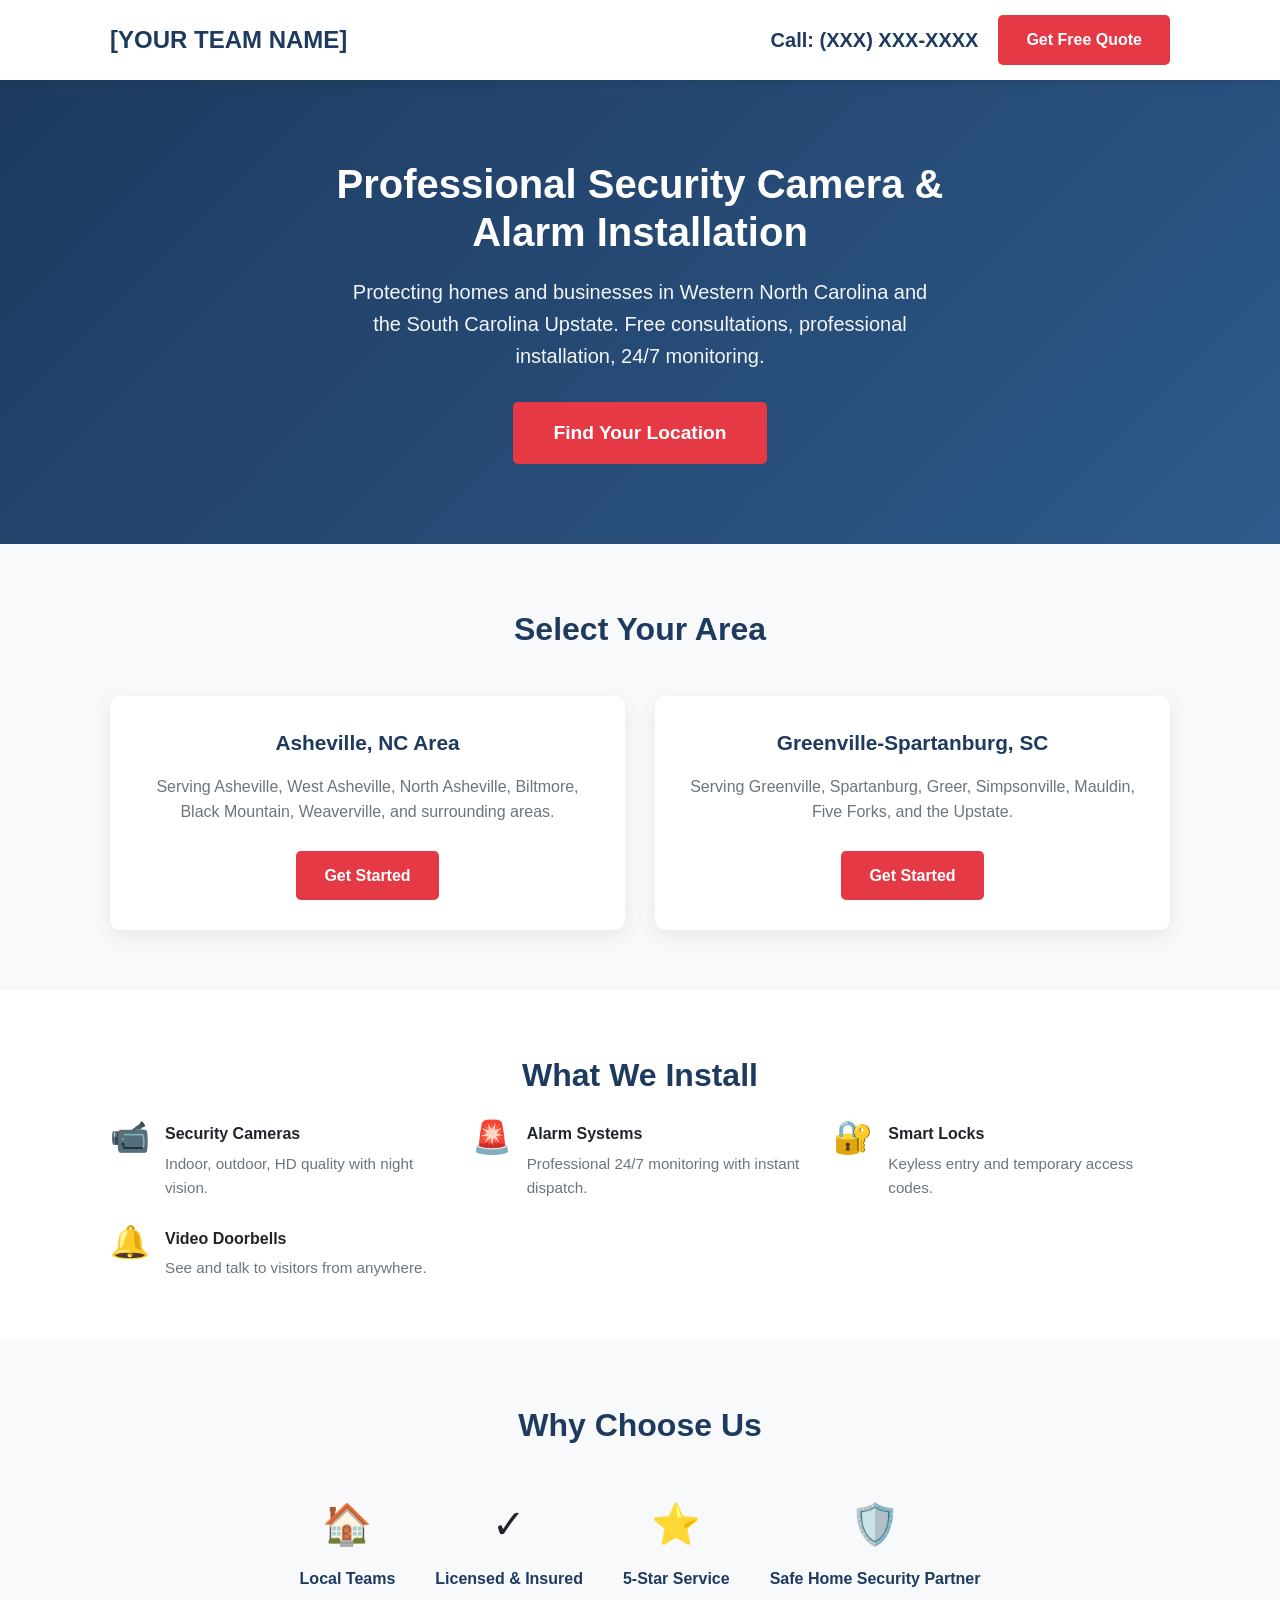
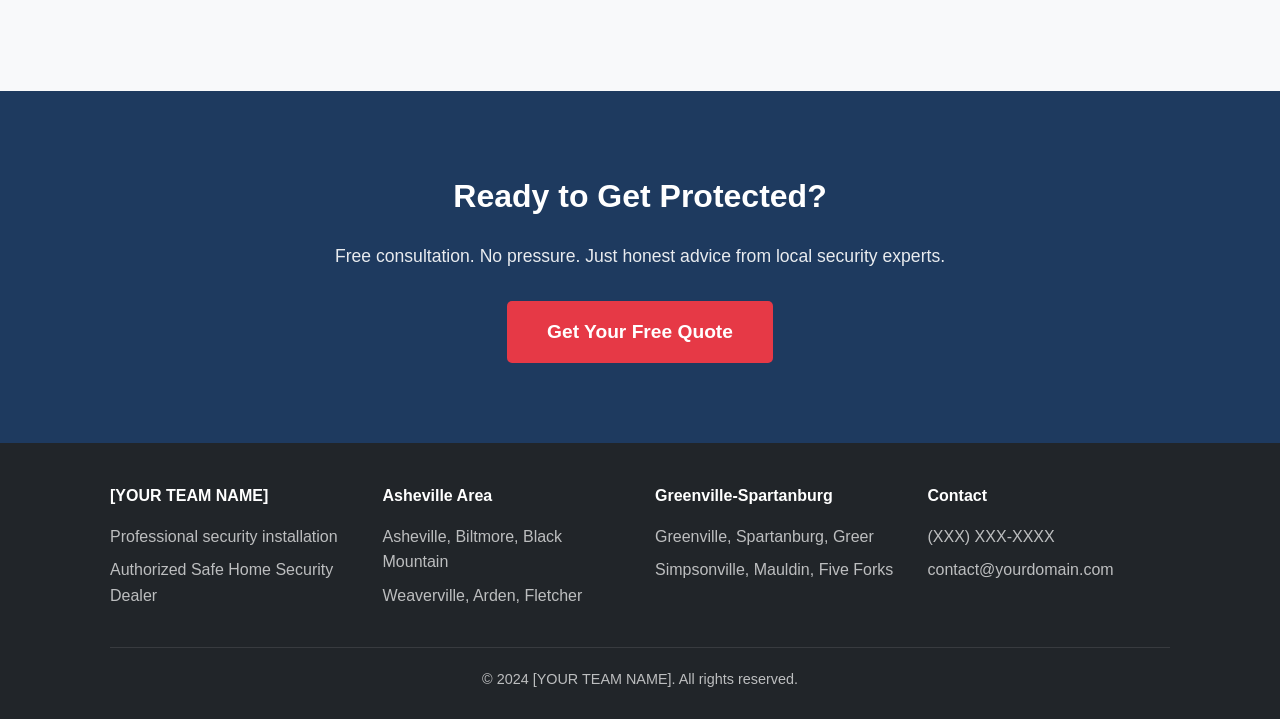
<file: site/index.html>
<!DOCTYPE html>
<html lang="en">
<head>
  <meta charset="UTF-8">
  <meta name="viewport" content="width=device-width, initial-scale=1.0">
  <title>Professional Security Camera & Alarm Installation | [YOUR TEAM NAME]</title>
  <meta name="description" content="Professional security camera and alarm installation in Asheville and Greenville-Spartanburg. Free consultation, local experts, 24/7 monitoring.">
  <link rel="stylesheet" href="css/style.css">
</head>
<body>

  <!-- Header -->
  <header class="header">
    <div class="container">
      <a href="#" class="logo">[YOUR TEAM NAME]</a>
      <div class="header-cta">
        <a href="tel:+1XXXXXXXXXX" class="phone-number">Call: (XXX) XXX-XXXX</a>
        <a href="#locations" class="btn btn-primary">Get Free Quote</a>
      </div>
    </div>
  </header>

  <!-- Hero Section -->
  <section class="hero">
    <div class="container">
      <h1>Professional Security Camera &<br>Alarm Installation</h1>
      <p>Protecting homes and businesses in Western North Carolina and the South Carolina Upstate. Free consultations, professional installation, 24/7 monitoring.</p>
      <div class="hero-cta">
        <a href="#locations" class="btn btn-primary btn-large">Find Your Location</a>
      </div>
    </div>
  </section>

  <!-- Location Selection -->
  <section class="pain-points" id="locations">
    <div class="container">
      <h2>Select Your Area</h2>
      <div class="pain-grid">
        <div class="pain-card" style="text-align: center;">
          <h3>Asheville, NC Area</h3>
          <p>Serving Asheville, West Asheville, North Asheville, Biltmore, Black Mountain, Weaverville, and surrounding areas.</p>
          <br>
          <a href="asheville/new-homeowner.html" class="btn btn-primary">Get Started</a>
        </div>
        <div class="pain-card" style="text-align: center;">
          <h3>Greenville-Spartanburg, SC</h3>
          <p>Serving Greenville, Spartanburg, Greer, Simpsonville, Mauldin, Five Forks, and the Upstate.</p>
          <br>
          <a href="greenville/new-homeowner.html" class="btn btn-primary">Get Started</a>
        </div>
      </div>
    </div>
  </section>

  <!-- Services Overview -->
  <section class="solution">
    <div class="container">
      <h2>What We Install</h2>
      <div class="features-grid">
        <div class="feature">
          <span class="feature-icon">📹</span>
          <div>
            <h4>Security Cameras</h4>
            <p>Indoor, outdoor, HD quality with night vision.</p>
          </div>
        </div>
        <div class="feature">
          <span class="feature-icon">🚨</span>
          <div>
            <h4>Alarm Systems</h4>
            <p>Professional 24/7 monitoring with instant dispatch.</p>
          </div>
        </div>
        <div class="feature">
          <span class="feature-icon">🔐</span>
          <div>
            <h4>Smart Locks</h4>
            <p>Keyless entry and temporary access codes.</p>
          </div>
        </div>
        <div class="feature">
          <span class="feature-icon">🔔</span>
          <div>
            <h4>Video Doorbells</h4>
            <p>See and talk to visitors from anywhere.</p>
          </div>
        </div>
      </div>
    </div>
  </section>

  <!-- Trust Section -->
  <section class="trust">
    <div class="container">
      <h2>Why Choose Us</h2>
      <div class="trust-badges">
        <div class="trust-badge">
          <div class="icon">🏠</div>
          <p>Local Teams</p>
        </div>
        <div class="trust-badge">
          <div class="icon">✓</div>
          <p>Licensed & Insured</p>
        </div>
        <div class="trust-badge">
          <div class="icon">⭐</div>
          <p>5-Star Service</p>
        </div>
        <div class="trust-badge">
          <div class="icon">🛡️</div>
          <p>Safe Home Security Partner</p>
        </div>
      </div>
    </div>
  </section>

  <!-- CTA Section -->
  <section class="cta-section">
    <div class="container">
      <h2>Ready to Get Protected?</h2>
      <p>Free consultation. No pressure. Just honest advice from local security experts.</p>
      <a href="#locations" class="btn btn-primary btn-large">Get Your Free Quote</a>
    </div>
  </section>

  <!-- Footer -->
  <footer class="footer">
    <div class="container">
      <div class="footer-content">
        <div>
          <h4>[YOUR TEAM NAME]</h4>
          <p>Professional security installation</p>
          <p>Authorized Safe Home Security Dealer</p>
        </div>
        <div>
          <h4>Asheville Area</h4>
          <p>Asheville, Biltmore, Black Mountain</p>
          <p>Weaverville, Arden, Fletcher</p>
        </div>
        <div>
          <h4>Greenville-Spartanburg</h4>
          <p>Greenville, Spartanburg, Greer</p>
          <p>Simpsonville, Mauldin, Five Forks</p>
        </div>
        <div>
          <h4>Contact</h4>
          <a href="tel:+1XXXXXXXXXX">(XXX) XXX-XXXX</a>
          <a href="mailto:contact@yourdomain.com">contact@yourdomain.com</a>
        </div>
      </div>
      <div class="footer-bottom">
        <p>&copy; 2024 [YOUR TEAM NAME]. All rights reserved.</p>
      </div>
    </div>
  </footer>

</body>
</html>
</file>
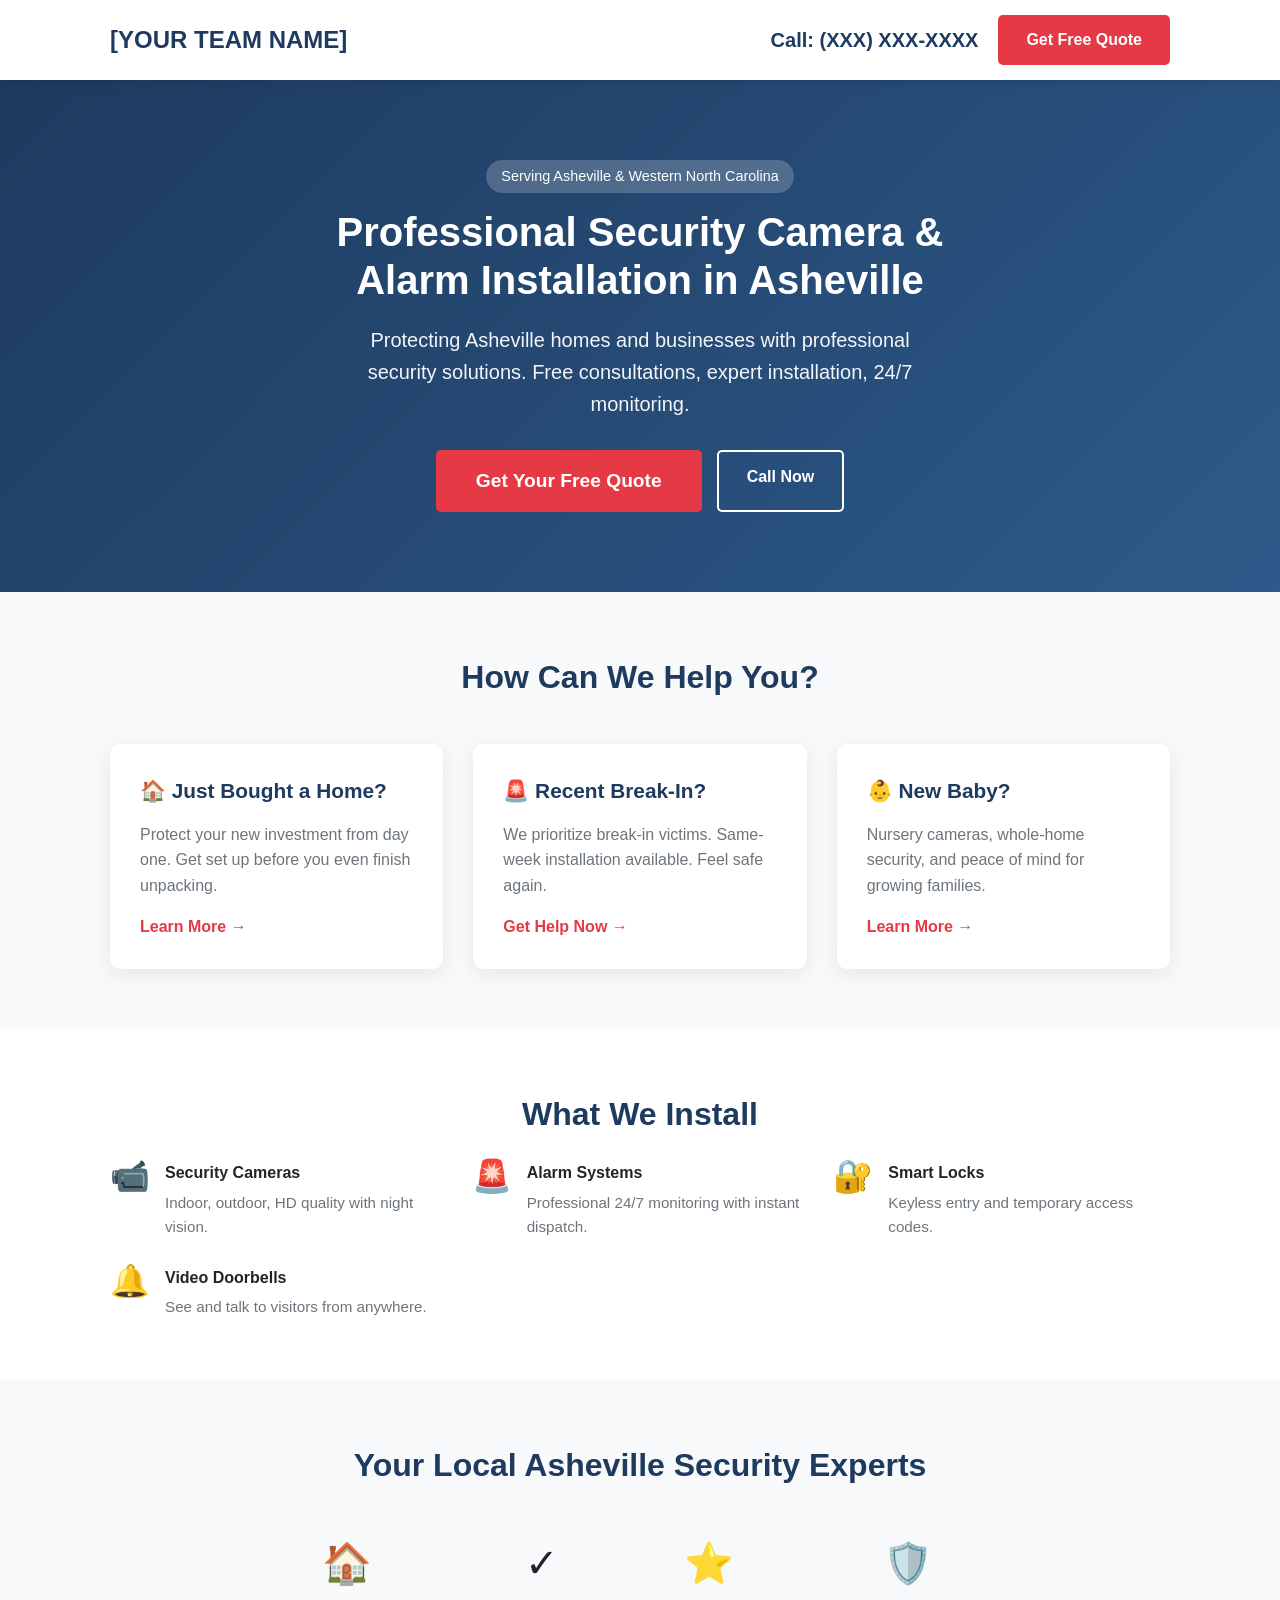
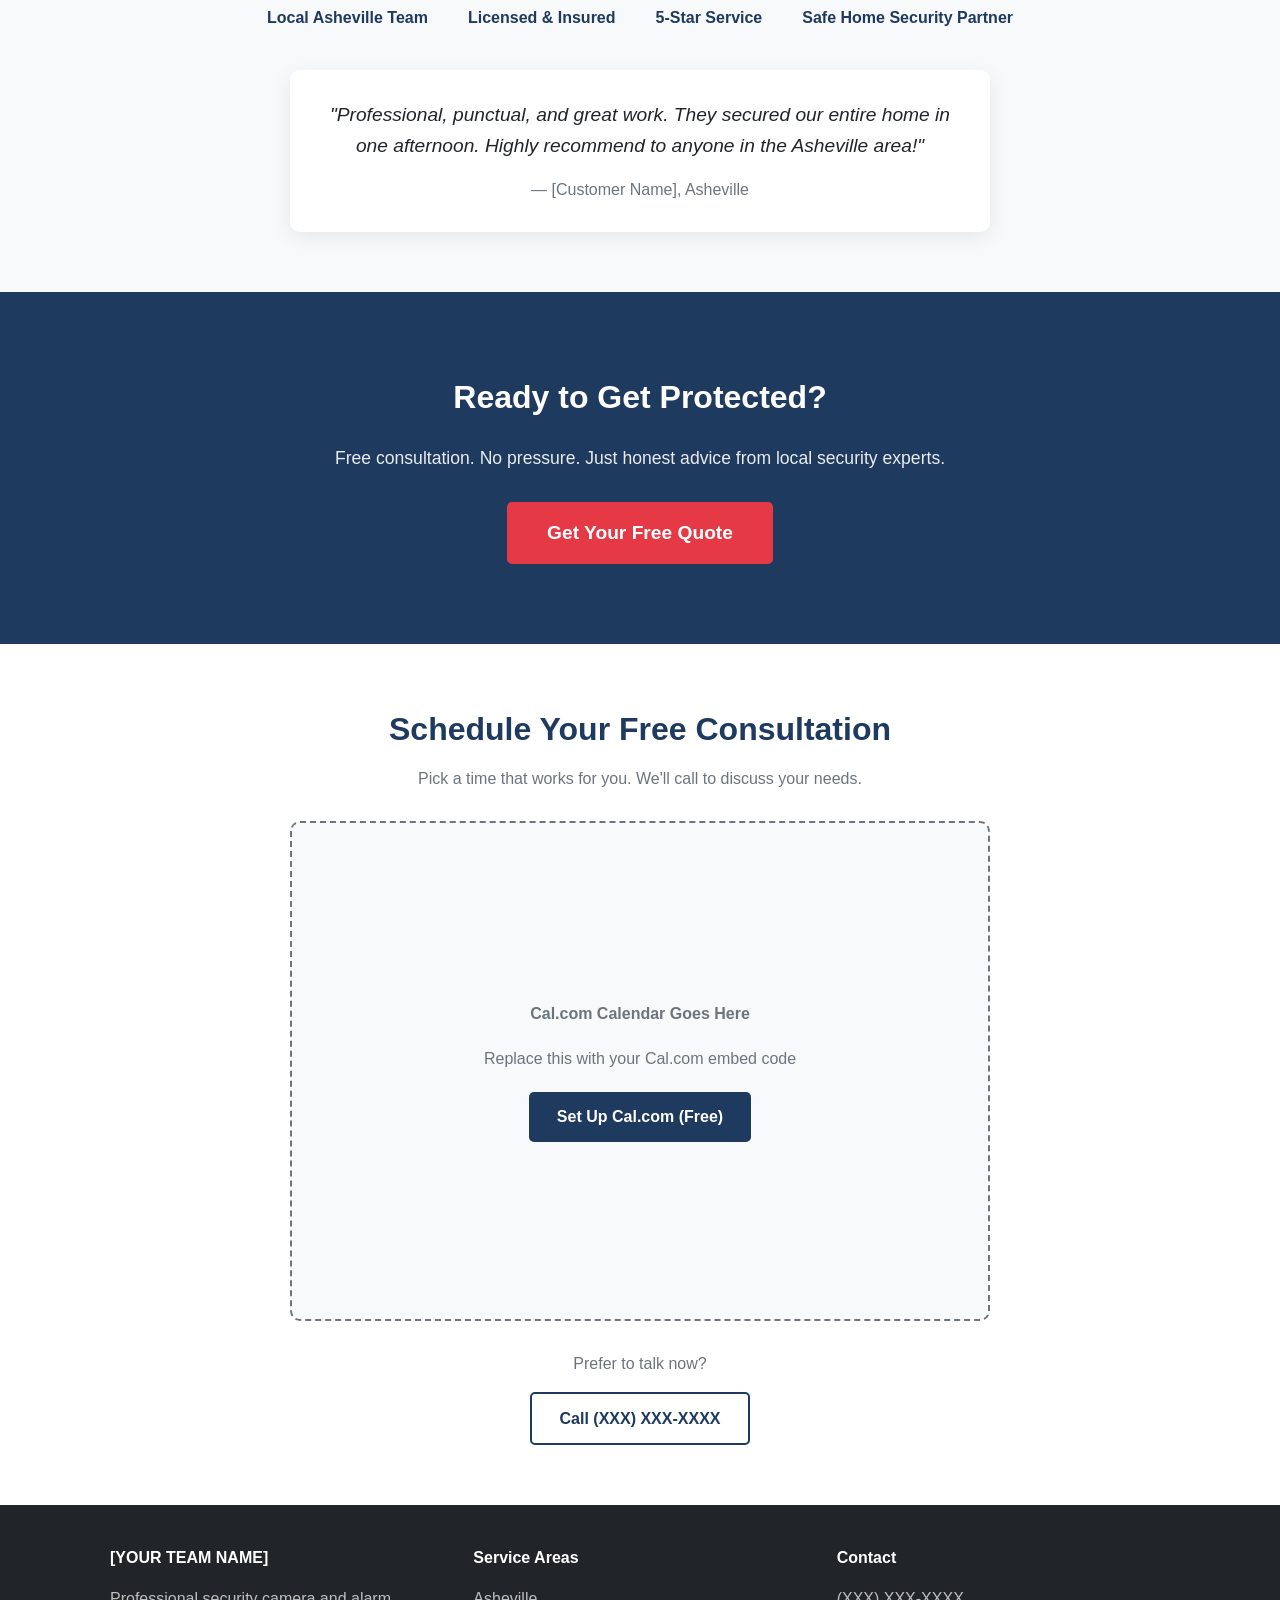
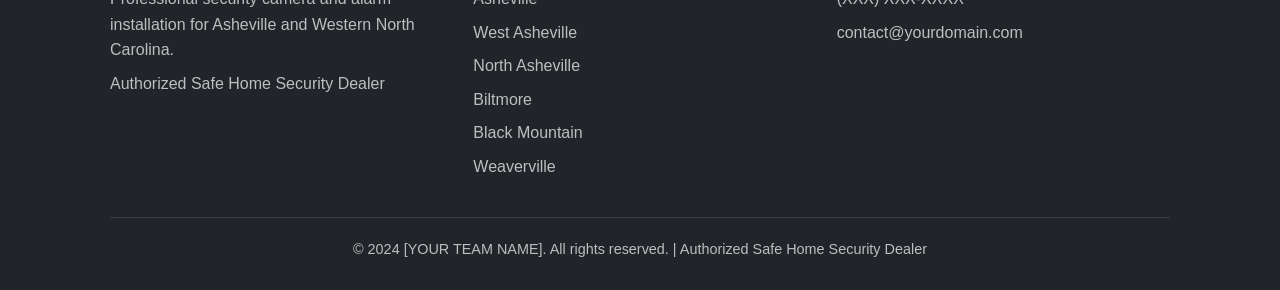
<file: site/asheville/index.html>
<!DOCTYPE html>
<html lang="en">
<head>
  <meta charset="UTF-8">
  <meta name="viewport" content="width=device-width, initial-scale=1.0">
  <title>Security Camera Installation Asheville NC | [YOUR TEAM NAME]</title>
  <meta name="description" content="Professional security camera and alarm installation in Asheville and Western North Carolina. Free consultation, local experts, 24/7 monitoring.">
  <link rel="stylesheet" href="../css/style.css">

  <!-- PLACEHOLDER: Add your Facebook Pixel here -->
  <!-- PLACEHOLDER: Add Google Analytics here -->
</head>
<body>

  <!-- Header -->
  <header class="header">
    <div class="container">
      <a href="/asheville/" class="logo">[YOUR TEAM NAME]</a>
      <div class="header-cta">
        <a href="tel:+1XXXXXXXXXX" class="phone-number">Call: (XXX) XXX-XXXX</a>
        <a href="#schedule" class="btn btn-primary">Get Free Quote</a>
      </div>
    </div>
  </header>

  <!-- Hero Section -->
  <section class="hero">
    <div class="container">
      <span class="location-tag">Serving Asheville & Western North Carolina</span>
      <h1>Professional Security Camera &<br>Alarm Installation in Asheville</h1>
      <p>Protecting Asheville homes and businesses with professional security solutions. Free consultations, expert installation, 24/7 monitoring.</p>
      <div class="hero-cta">
        <a href="#schedule" class="btn btn-primary btn-large">Get Your Free Quote</a>
        <a href="tel:+1XXXXXXXXXX" class="btn btn-outline" style="border-color: white; color: white;">Call Now</a>
      </div>
    </div>
  </section>

  <!-- Who We Help -->
  <section class="pain-points">
    <div class="container">
      <h2>How Can We Help You?</h2>
      <div class="pain-grid">
        <a href="new-homeowner.html" class="pain-card" style="text-decoration: none; color: inherit;">
          <h3>🏠 Just Bought a Home?</h3>
          <p>Protect your new investment from day one. Get set up before you even finish unpacking.</p>
          <p style="color: var(--accent); margin-top: 15px; font-weight: 600;">Learn More →</p>
        </a>
        <a href="break-in.html" class="pain-card" style="text-decoration: none; color: inherit;">
          <h3>🚨 Recent Break-In?</h3>
          <p>We prioritize break-in victims. Same-week installation available. Feel safe again.</p>
          <p style="color: var(--accent); margin-top: 15px; font-weight: 600;">Get Help Now →</p>
        </a>
        <a href="new-parent.html" class="pain-card" style="text-decoration: none; color: inherit;">
          <h3>👶 New Baby?</h3>
          <p>Nursery cameras, whole-home security, and peace of mind for growing families.</p>
          <p style="color: var(--accent); margin-top: 15px; font-weight: 600;">Learn More →</p>
        </a>
      </div>
    </div>
  </section>

  <!-- Services Overview -->
  <section class="solution">
    <div class="container">
      <h2>What We Install</h2>
      <div class="features-grid">
        <div class="feature">
          <span class="feature-icon">📹</span>
          <div>
            <h4>Security Cameras</h4>
            <p>Indoor, outdoor, HD quality with night vision.</p>
          </div>
        </div>
        <div class="feature">
          <span class="feature-icon">🚨</span>
          <div>
            <h4>Alarm Systems</h4>
            <p>Professional 24/7 monitoring with instant dispatch.</p>
          </div>
        </div>
        <div class="feature">
          <span class="feature-icon">🔐</span>
          <div>
            <h4>Smart Locks</h4>
            <p>Keyless entry and temporary access codes.</p>
          </div>
        </div>
        <div class="feature">
          <span class="feature-icon">🔔</span>
          <div>
            <h4>Video Doorbells</h4>
            <p>See and talk to visitors from anywhere.</p>
          </div>
        </div>
      </div>
    </div>
  </section>

  <!-- Trust Section -->
  <section class="trust">
    <div class="container">
      <h2>Your Local Asheville Security Experts</h2>
      <div class="trust-badges">
        <div class="trust-badge">
          <div class="icon">🏠</div>
          <p>Local Asheville Team</p>
        </div>
        <div class="trust-badge">
          <div class="icon">✓</div>
          <p>Licensed & Insured</p>
        </div>
        <div class="trust-badge">
          <div class="icon">⭐</div>
          <p>5-Star Service</p>
        </div>
        <div class="trust-badge">
          <div class="icon">🛡️</div>
          <p>Safe Home Security Partner</p>
        </div>
      </div>

      <!-- PLACEHOLDER: Add real testimonial -->
      <div class="testimonial">
        <blockquote>"Professional, punctual, and great work. They secured our entire home in one afternoon. Highly recommend to anyone in the Asheville area!"</blockquote>
        <cite>— [Customer Name], Asheville</cite>
      </div>
    </div>
  </section>

  <!-- CTA Section -->
  <section class="cta-section">
    <div class="container">
      <h2>Ready to Get Protected?</h2>
      <p>Free consultation. No pressure. Just honest advice from local security experts.</p>
      <a href="#schedule" class="btn btn-primary btn-large">Get Your Free Quote</a>
    </div>
  </section>

  <!-- Calendar Section -->
  <section class="calendar-section" id="schedule">
    <div class="container">
      <h2>Schedule Your Free Consultation</h2>
      <p class="subtitle">Pick a time that works for you. We'll call to discuss your needs.</p>

      <div class="calendar-embed">
        <div class="calendar-placeholder">
          <!-- PLACEHOLDER: Replace with Cal.com embed -->
          <p><strong>Cal.com Calendar Goes Here</strong></p>
          <p>Replace this with your Cal.com embed code</p>
          <a href="https://cal.com" target="_blank" class="btn btn-secondary">Set Up Cal.com (Free)</a>
        </div>
      </div>

      <div style="text-align: center; margin-top: 30px;">
        <p style="color: var(--gray); margin-bottom: 15px;">Prefer to talk now?</p>
        <a href="tel:+1XXXXXXXXXX" class="btn btn-outline">Call (XXX) XXX-XXXX</a>
      </div>
    </div>
  </section>

  <!-- Footer -->
  <footer class="footer">
    <div class="container">
      <div class="footer-content">
        <div>
          <h4>[YOUR TEAM NAME]</h4>
          <p>Professional security camera and alarm installation for Asheville and Western North Carolina.</p>
          <p>Authorized Safe Home Security Dealer</p>
        </div>
        <div>
          <h4>Service Areas</h4>
          <p>Asheville</p>
          <p>West Asheville</p>
          <p>North Asheville</p>
          <p>Biltmore</p>
          <p>Black Mountain</p>
          <p>Weaverville</p>
        </div>
        <div>
          <h4>Contact</h4>
          <a href="tel:+1XXXXXXXXXX">(XXX) XXX-XXXX</a>
          <a href="mailto:contact@yourdomain.com">contact@yourdomain.com</a>
        </div>
      </div>
      <div class="footer-bottom">
        <p>&copy; 2024 [YOUR TEAM NAME]. All rights reserved. | Authorized Safe Home Security Dealer</p>
      </div>
    </div>
  </footer>

</body>
</html>
</file>
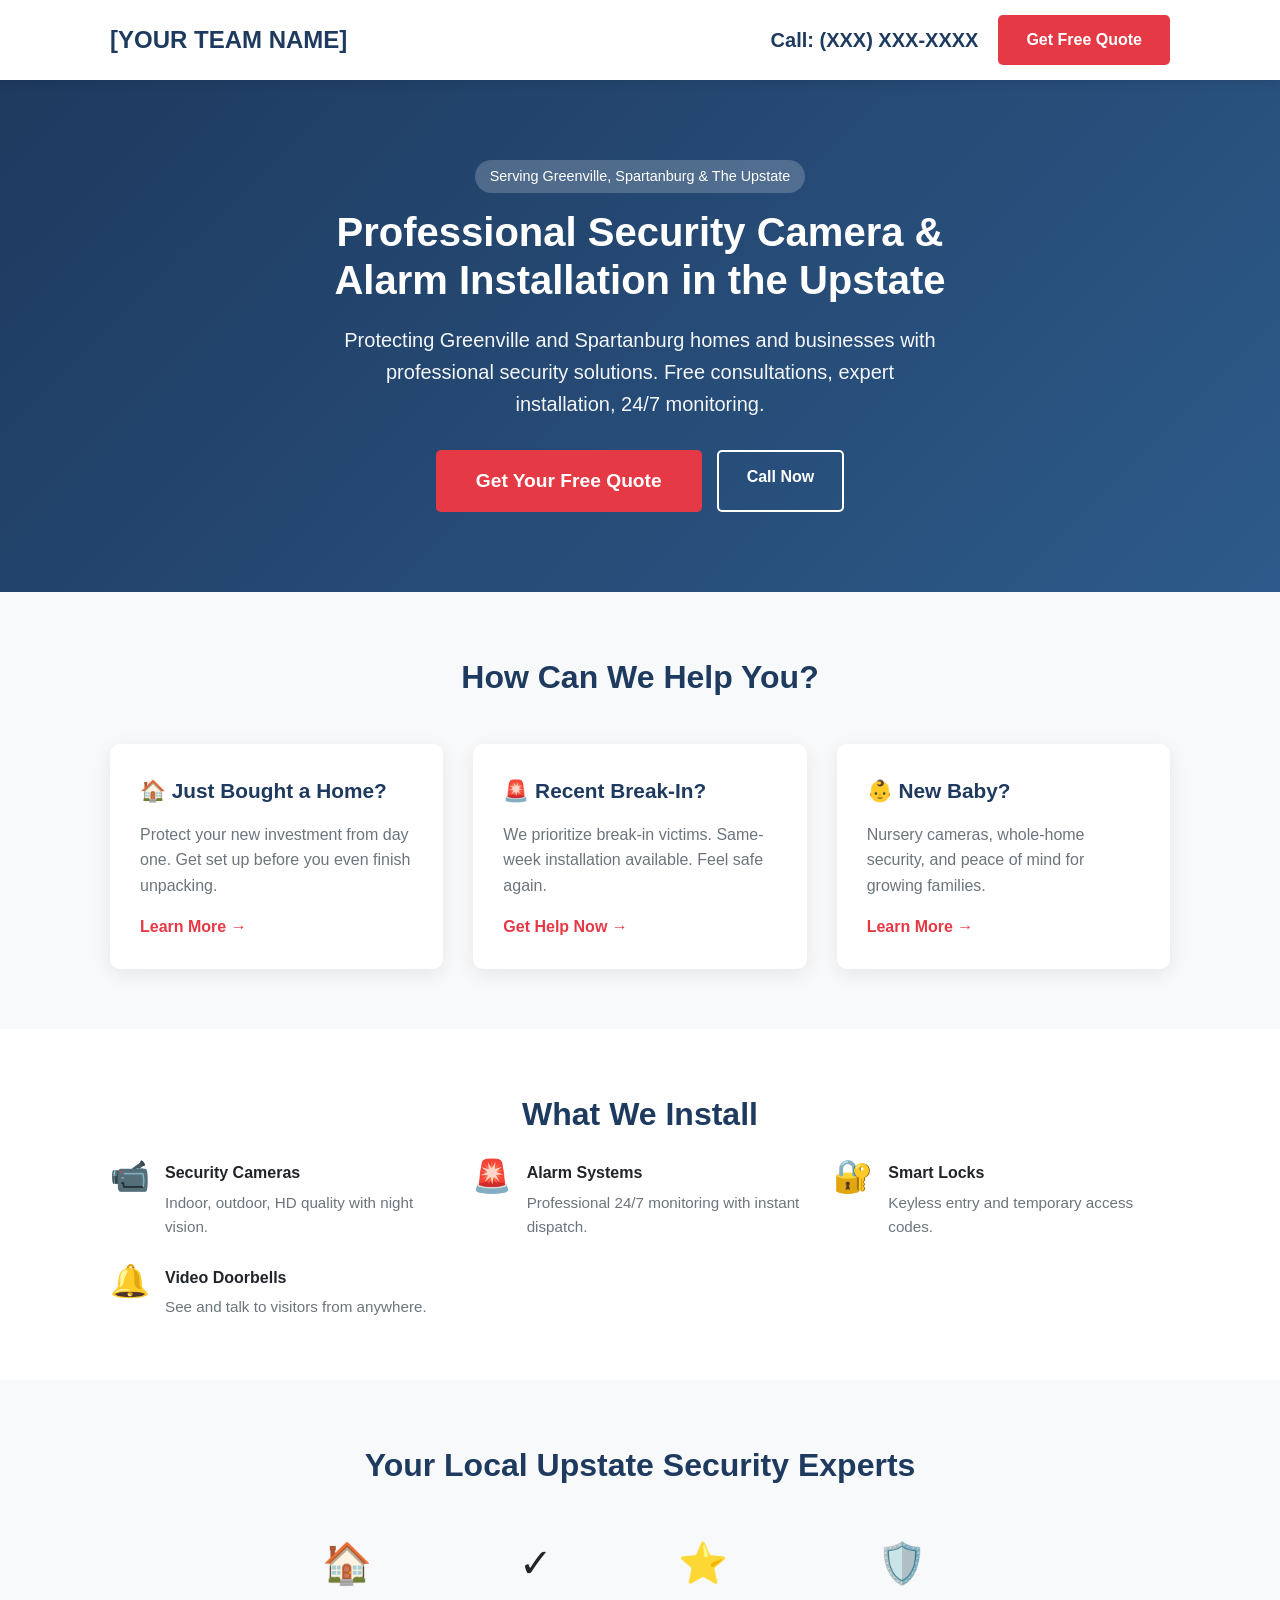
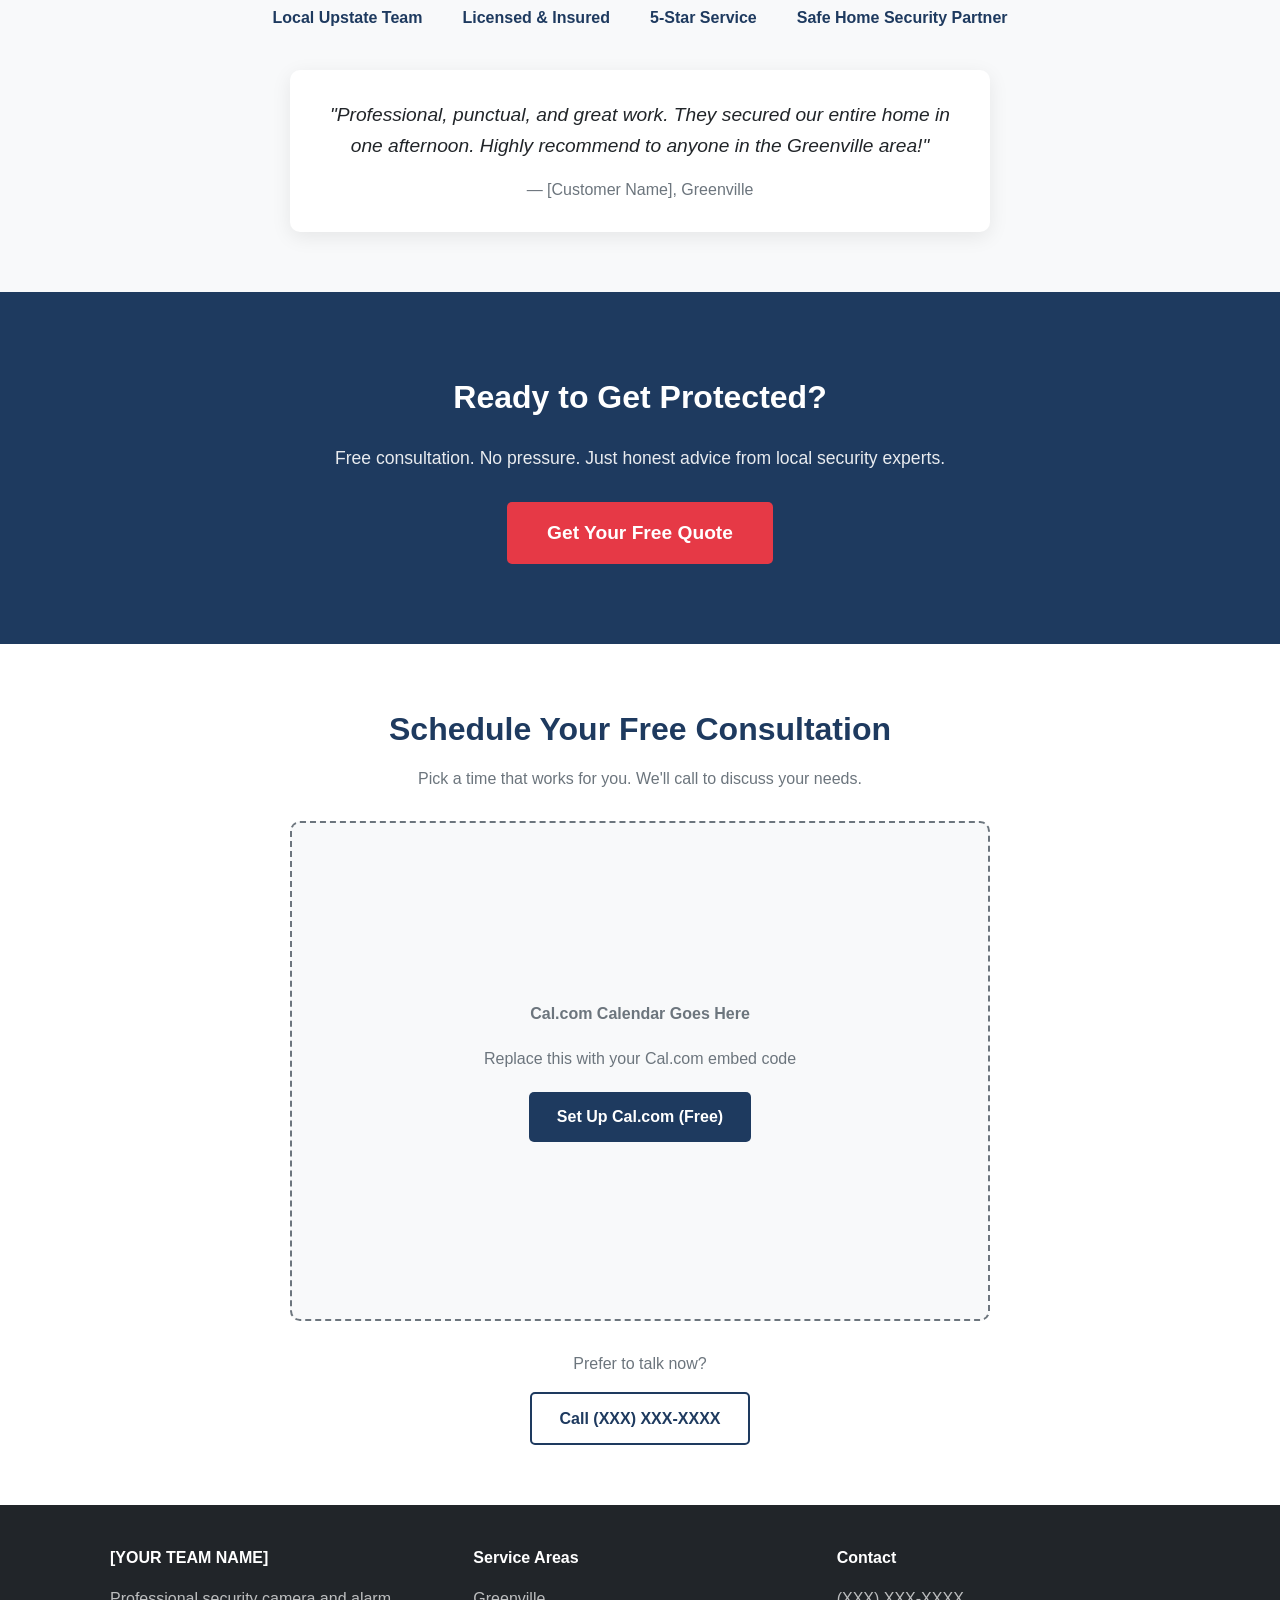
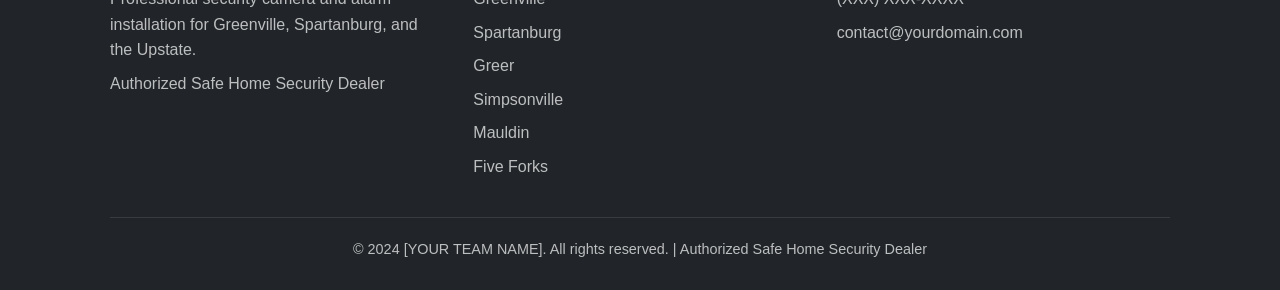
<file: site/greenville/index.html>
<!DOCTYPE html>
<html lang="en">
<head>
  <meta charset="UTF-8">
  <meta name="viewport" content="width=device-width, initial-scale=1.0">
  <title>Security Camera Installation Greenville SC | [YOUR TEAM NAME]</title>
  <meta name="description" content="Professional security camera and alarm installation in Greenville, Spartanburg, and the Upstate. Free consultation, local experts, 24/7 monitoring.">
  <link rel="stylesheet" href="../css/style.css">

  <!-- PLACEHOLDER: Add your Facebook Pixel here -->
  <!-- PLACEHOLDER: Add Google Analytics here -->
</head>
<body>

  <!-- Header -->
  <header class="header">
    <div class="container">
      <a href="/greenville/" class="logo">[YOUR TEAM NAME]</a>
      <div class="header-cta">
        <a href="tel:+1XXXXXXXXXX" class="phone-number">Call: (XXX) XXX-XXXX</a>
        <a href="#schedule" class="btn btn-primary">Get Free Quote</a>
      </div>
    </div>
  </header>

  <!-- Hero Section -->
  <section class="hero">
    <div class="container">
      <span class="location-tag">Serving Greenville, Spartanburg & The Upstate</span>
      <h1>Professional Security Camera &<br>Alarm Installation in the Upstate</h1>
      <p>Protecting Greenville and Spartanburg homes and businesses with professional security solutions. Free consultations, expert installation, 24/7 monitoring.</p>
      <div class="hero-cta">
        <a href="#schedule" class="btn btn-primary btn-large">Get Your Free Quote</a>
        <a href="tel:+1XXXXXXXXXX" class="btn btn-outline" style="border-color: white; color: white;">Call Now</a>
      </div>
    </div>
  </section>

  <!-- Who We Help -->
  <section class="pain-points">
    <div class="container">
      <h2>How Can We Help You?</h2>
      <div class="pain-grid">
        <a href="new-homeowner.html" class="pain-card" style="text-decoration: none; color: inherit;">
          <h3>🏠 Just Bought a Home?</h3>
          <p>Protect your new investment from day one. Get set up before you even finish unpacking.</p>
          <p style="color: var(--accent); margin-top: 15px; font-weight: 600;">Learn More →</p>
        </a>
        <a href="break-in.html" class="pain-card" style="text-decoration: none; color: inherit;">
          <h3>🚨 Recent Break-In?</h3>
          <p>We prioritize break-in victims. Same-week installation available. Feel safe again.</p>
          <p style="color: var(--accent); margin-top: 15px; font-weight: 600;">Get Help Now →</p>
        </a>
        <a href="new-parent.html" class="pain-card" style="text-decoration: none; color: inherit;">
          <h3>👶 New Baby?</h3>
          <p>Nursery cameras, whole-home security, and peace of mind for growing families.</p>
          <p style="color: var(--accent); margin-top: 15px; font-weight: 600;">Learn More →</p>
        </a>
      </div>
    </div>
  </section>

  <!-- Services Overview -->
  <section class="solution">
    <div class="container">
      <h2>What We Install</h2>
      <div class="features-grid">
        <div class="feature">
          <span class="feature-icon">📹</span>
          <div>
            <h4>Security Cameras</h4>
            <p>Indoor, outdoor, HD quality with night vision.</p>
          </div>
        </div>
        <div class="feature">
          <span class="feature-icon">🚨</span>
          <div>
            <h4>Alarm Systems</h4>
            <p>Professional 24/7 monitoring with instant dispatch.</p>
          </div>
        </div>
        <div class="feature">
          <span class="feature-icon">🔐</span>
          <div>
            <h4>Smart Locks</h4>
            <p>Keyless entry and temporary access codes.</p>
          </div>
        </div>
        <div class="feature">
          <span class="feature-icon">🔔</span>
          <div>
            <h4>Video Doorbells</h4>
            <p>See and talk to visitors from anywhere.</p>
          </div>
        </div>
      </div>
    </div>
  </section>

  <!-- Trust Section -->
  <section class="trust">
    <div class="container">
      <h2>Your Local Upstate Security Experts</h2>
      <div class="trust-badges">
        <div class="trust-badge">
          <div class="icon">🏠</div>
          <p>Local Upstate Team</p>
        </div>
        <div class="trust-badge">
          <div class="icon">✓</div>
          <p>Licensed & Insured</p>
        </div>
        <div class="trust-badge">
          <div class="icon">⭐</div>
          <p>5-Star Service</p>
        </div>
        <div class="trust-badge">
          <div class="icon">🛡️</div>
          <p>Safe Home Security Partner</p>
        </div>
      </div>

      <!-- PLACEHOLDER: Add real testimonial -->
      <div class="testimonial">
        <blockquote>"Professional, punctual, and great work. They secured our entire home in one afternoon. Highly recommend to anyone in the Greenville area!"</blockquote>
        <cite>— [Customer Name], Greenville</cite>
      </div>
    </div>
  </section>

  <!-- CTA Section -->
  <section class="cta-section">
    <div class="container">
      <h2>Ready to Get Protected?</h2>
      <p>Free consultation. No pressure. Just honest advice from local security experts.</p>
      <a href="#schedule" class="btn btn-primary btn-large">Get Your Free Quote</a>
    </div>
  </section>

  <!-- Calendar Section -->
  <section class="calendar-section" id="schedule">
    <div class="container">
      <h2>Schedule Your Free Consultation</h2>
      <p class="subtitle">Pick a time that works for you. We'll call to discuss your needs.</p>

      <div class="calendar-embed">
        <div class="calendar-placeholder">
          <!-- PLACEHOLDER: Replace with Cal.com embed -->
          <p><strong>Cal.com Calendar Goes Here</strong></p>
          <p>Replace this with your Cal.com embed code</p>
          <a href="https://cal.com" target="_blank" class="btn btn-secondary">Set Up Cal.com (Free)</a>
        </div>
      </div>

      <div style="text-align: center; margin-top: 30px;">
        <p style="color: var(--gray); margin-bottom: 15px;">Prefer to talk now?</p>
        <a href="tel:+1XXXXXXXXXX" class="btn btn-outline">Call (XXX) XXX-XXXX</a>
      </div>
    </div>
  </section>

  <!-- Footer -->
  <footer class="footer">
    <div class="container">
      <div class="footer-content">
        <div>
          <h4>[YOUR TEAM NAME]</h4>
          <p>Professional security camera and alarm installation for Greenville, Spartanburg, and the Upstate.</p>
          <p>Authorized Safe Home Security Dealer</p>
        </div>
        <div>
          <h4>Service Areas</h4>
          <p>Greenville</p>
          <p>Spartanburg</p>
          <p>Greer</p>
          <p>Simpsonville</p>
          <p>Mauldin</p>
          <p>Five Forks</p>
        </div>
        <div>
          <h4>Contact</h4>
          <a href="tel:+1XXXXXXXXXX">(XXX) XXX-XXXX</a>
          <a href="mailto:contact@yourdomain.com">contact@yourdomain.com</a>
        </div>
      </div>
      <div class="footer-bottom">
        <p>&copy; 2024 [YOUR TEAM NAME]. All rights reserved. | Authorized Safe Home Security Dealer</p>
      </div>
    </div>
  </footer>

</body>
</html>
</file>
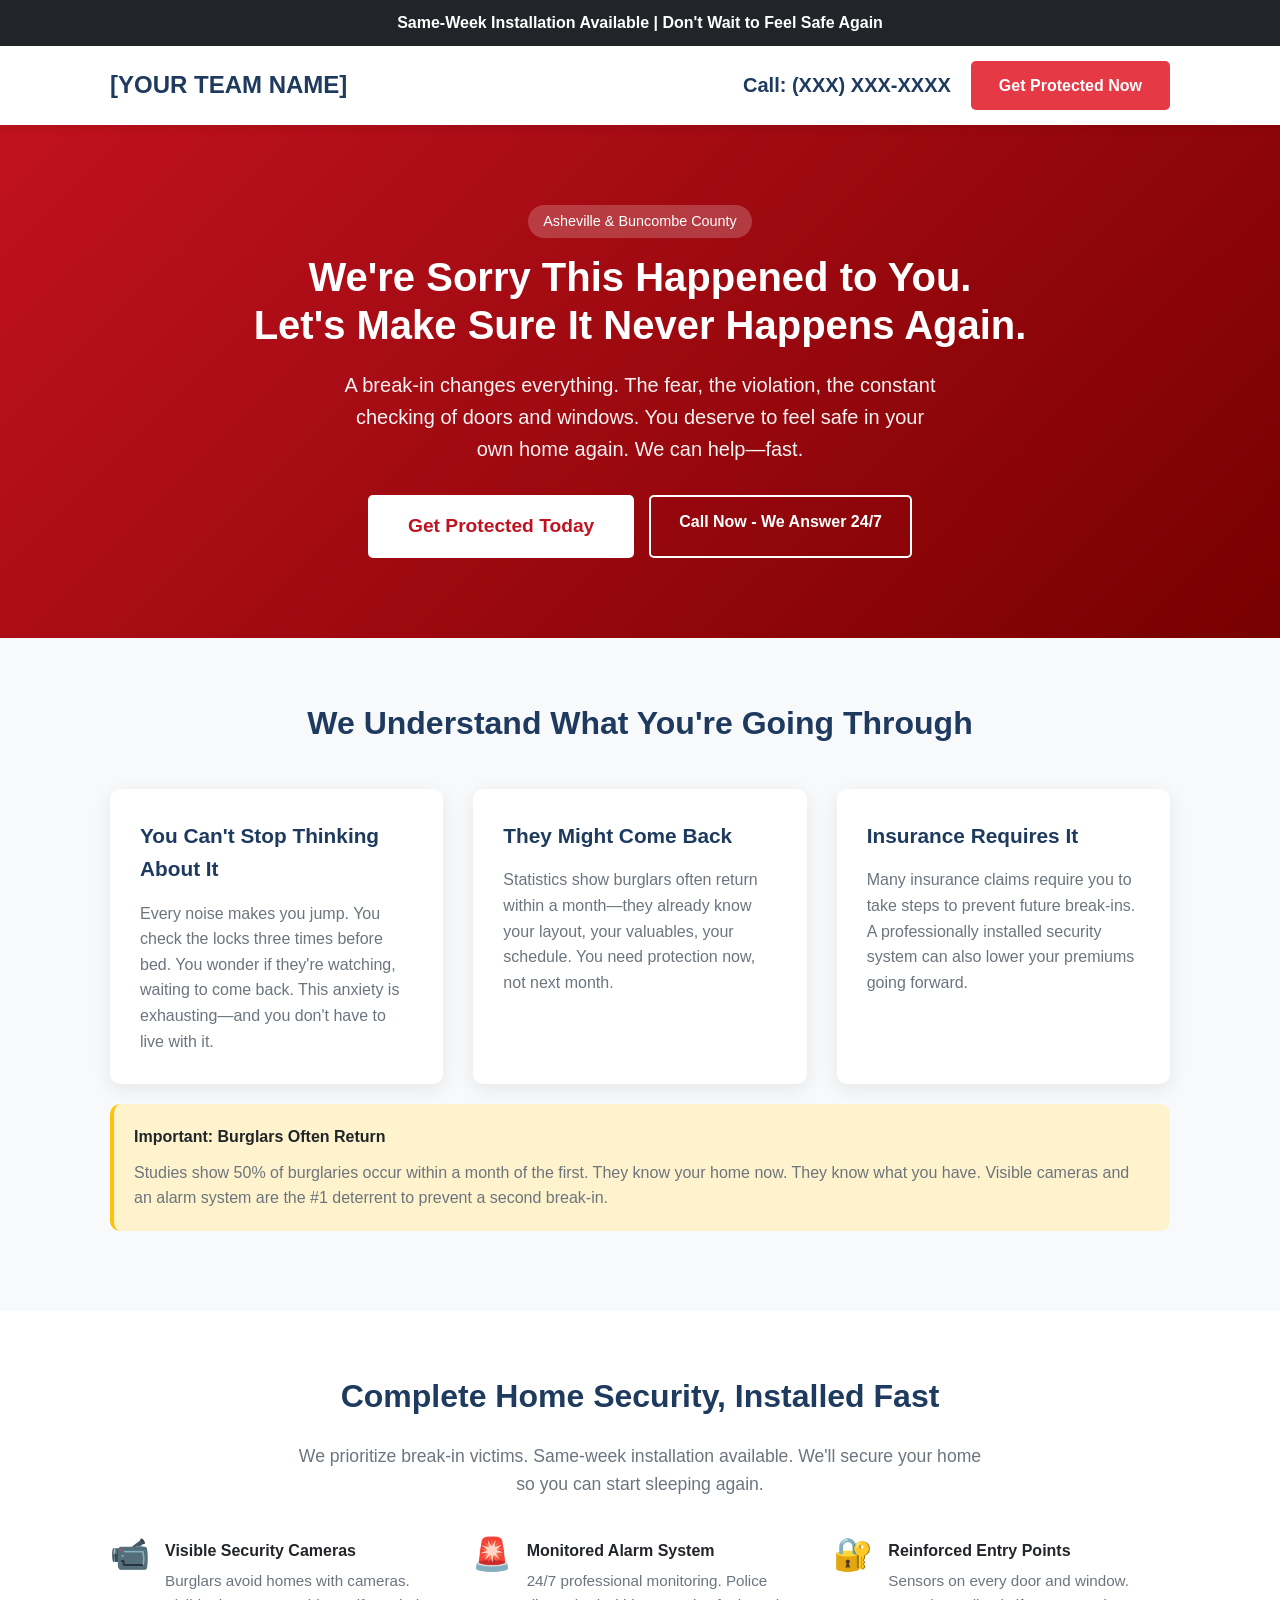
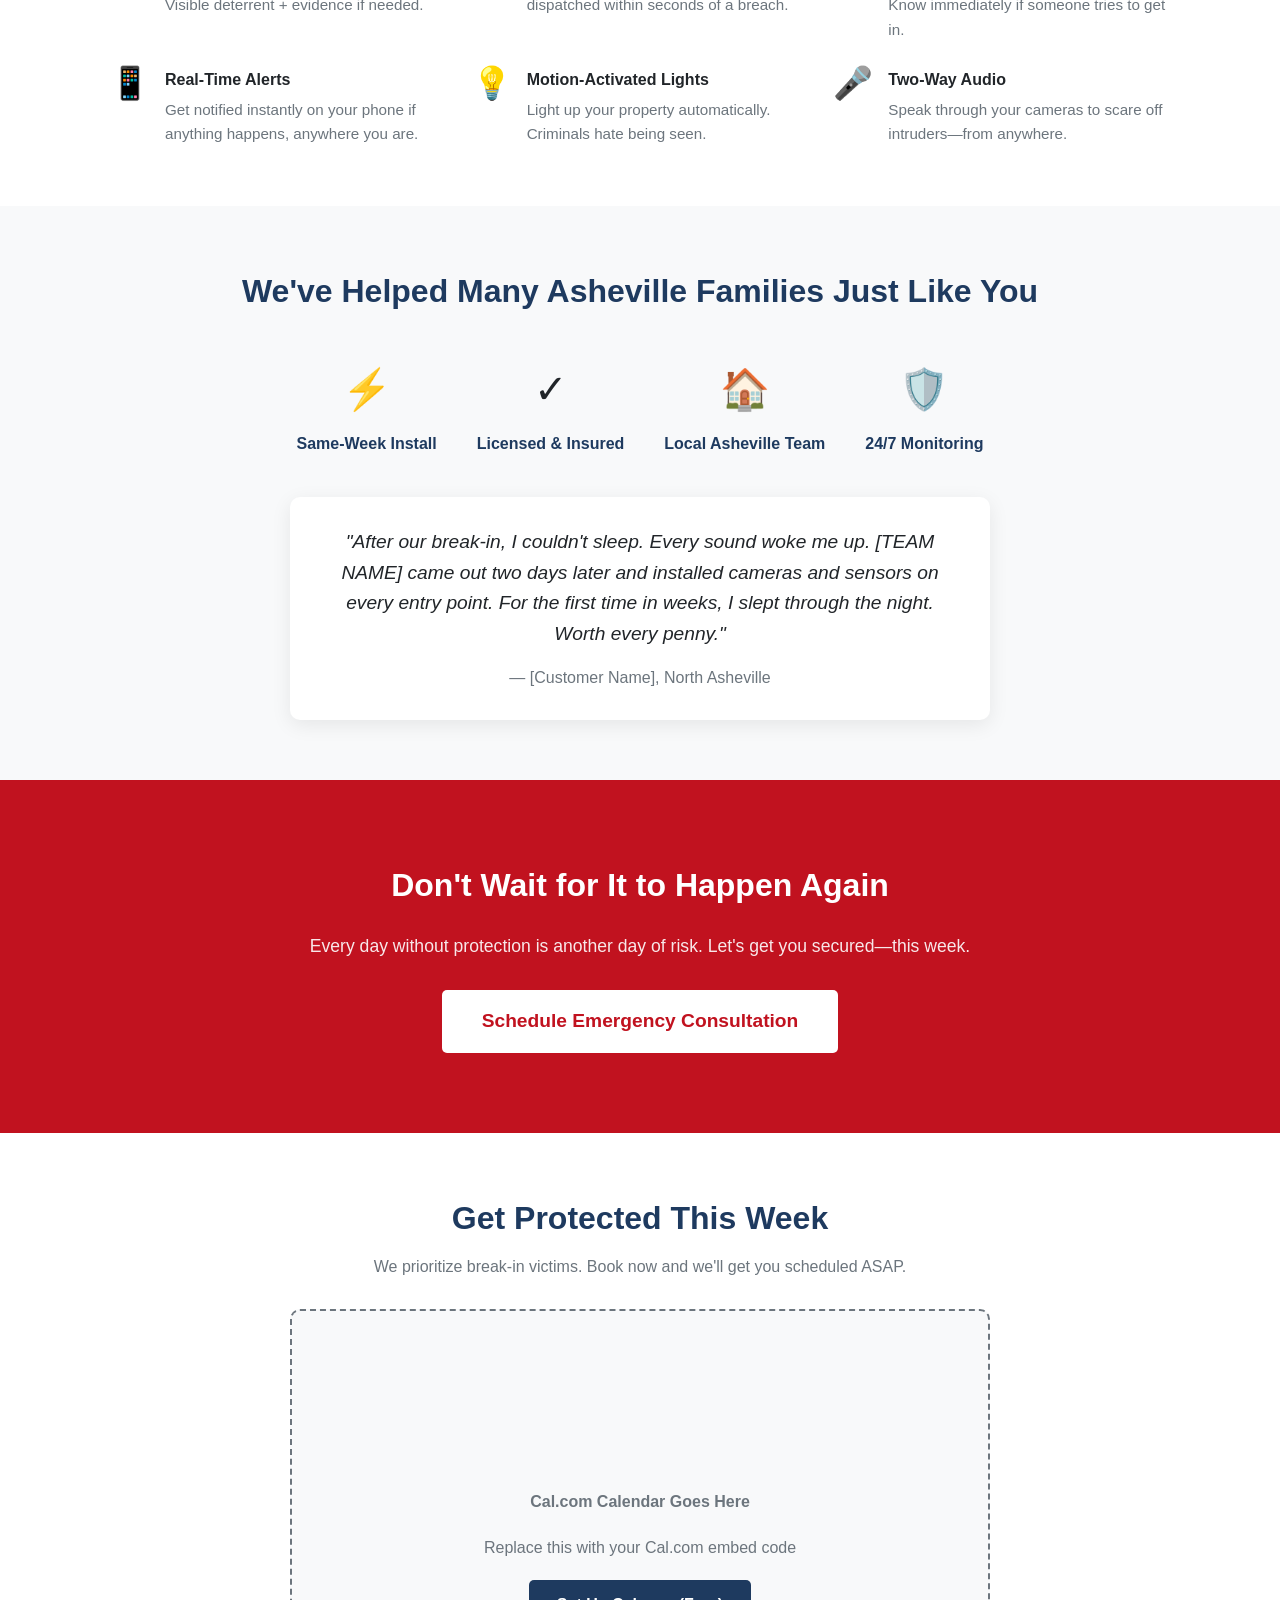
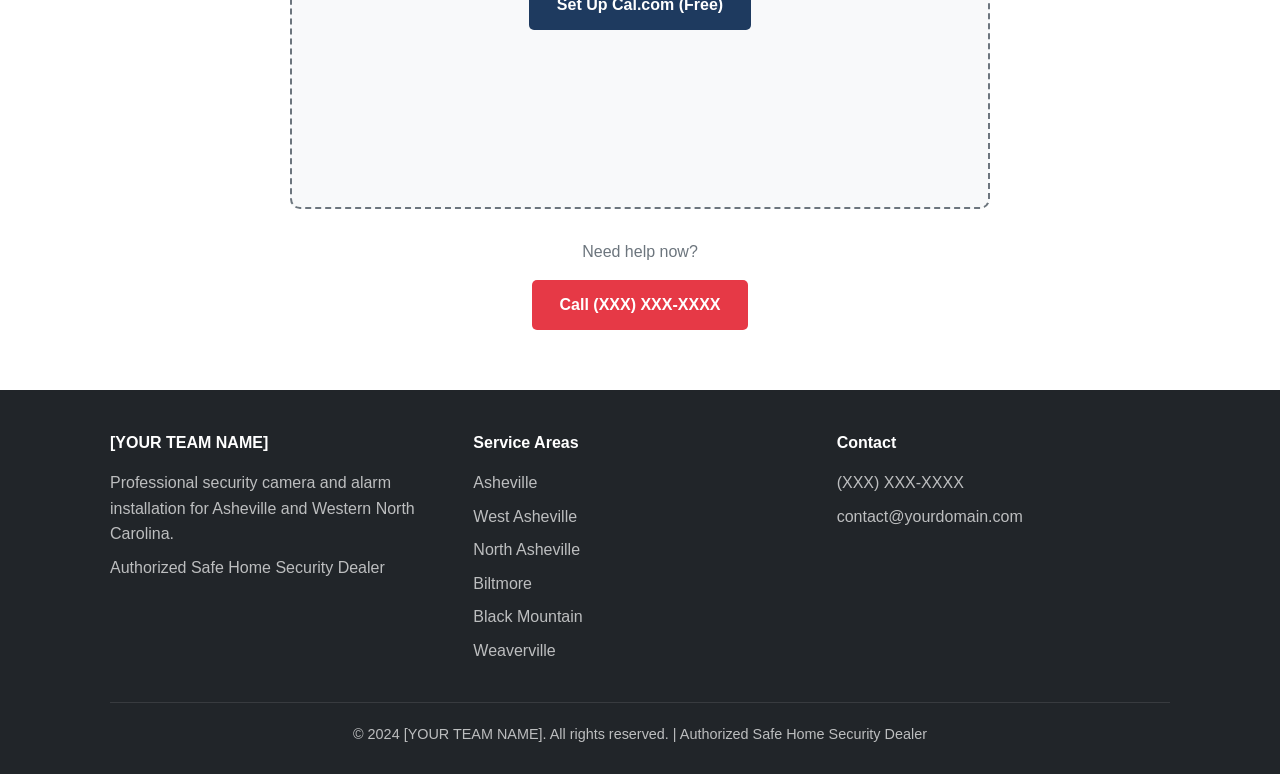
<file: site/asheville/break-in.html>
<!DOCTYPE html>
<html lang="en">
<head>
  <meta charset="UTF-8">
  <meta name="viewport" content="width=device-width, initial-scale=1.0">
  <title>Asheville Break-In? Get Protected Now | Fast Security Installation</title>
  <meta name="description" content="Experienced a break-in or attempted break-in in Asheville? Get professional security cameras and alarms installed fast. Same-week installation available.">
  <link rel="stylesheet" href="../css/style.css">

  <!-- PLACEHOLDER: Add your Facebook Pixel here -->
  <!-- PLACEHOLDER: Add Google Analytics here -->
  <style>
    .hero { background: linear-gradient(135deg, #c1121f 0%, #780000 100%); }
    .urgency-banner { background: #212529; }
  </style>
</head>
<body>

  <!-- Urgency Banner -->
  <div class="urgency-banner">
    Same-Week Installation Available | Don't Wait to Feel Safe Again
  </div>

  <!-- Header -->
  <header class="header">
    <div class="container">
      <!-- PLACEHOLDER: Replace with your logo/business name -->
      <a href="#" class="logo">[YOUR TEAM NAME]</a>
      <div class="header-cta">
        <!-- PLACEHOLDER: Replace with your phone number -->
        <a href="tel:+1XXXXXXXXXX" class="phone-number">Call: (XXX) XXX-XXXX</a>
        <a href="#schedule" class="btn btn-primary">Get Protected Now</a>
      </div>
    </div>
  </header>

  <!-- Hero Section -->
  <section class="hero">
    <div class="container">
      <span class="location-tag">Asheville & Buncombe County</span>
      <h1>We're Sorry This Happened to You.<br>Let's Make Sure It Never Happens Again.</h1>
      <p>A break-in changes everything. The fear, the violation, the constant checking of doors and windows. You deserve to feel safe in your own home again. We can help—fast.</p>
      <div class="hero-cta">
        <a href="#schedule" class="btn btn-primary btn-large" style="background: white; color: #c1121f;">Get Protected Today</a>
        <a href="tel:+1XXXXXXXXXX" class="btn btn-outline" style="border-color: white; color: white;">Call Now - We Answer 24/7</a>
      </div>
    </div>
  </section>

  <!-- Pain Points Section -->
  <section class="pain-points">
    <div class="container">
      <h2>We Understand What You're Going Through</h2>
      <div class="pain-grid">
        <div class="pain-card">
          <h3>You Can't Stop Thinking About It</h3>
          <p>Every noise makes you jump. You check the locks three times before bed. You wonder if they're watching, waiting to come back. This anxiety is exhausting—and you don't have to live with it.</p>
        </div>
        <div class="pain-card">
          <h3>They Might Come Back</h3>
          <p>Statistics show burglars often return within a month—they already know your layout, your valuables, your schedule. You need protection now, not next month.</p>
        </div>
        <div class="pain-card">
          <h3>Insurance Requires It</h3>
          <p>Many insurance claims require you to take steps to prevent future break-ins. A professionally installed security system can also lower your premiums going forward.</p>
        </div>
      </div>

      <!-- Local Crime Stats -->
      <div class="local-stats">
        <h4>Important: Burglars Often Return</h4>
        <p>Studies show 50% of burglaries occur within a month of the first. They know your home now. They know what you have. Visible cameras and an alarm system are the #1 deterrent to prevent a second break-in.</p>
      </div>
    </div>
  </section>

  <!-- Solution Section -->
  <section class="solution">
    <div class="container">
      <h2>Complete Home Security, Installed Fast</h2>
      <p class="solution-intro">We prioritize break-in victims. Same-week installation available. We'll secure your home so you can start sleeping again.</p>

      <div class="features-grid">
        <div class="feature">
          <span class="feature-icon">📹</span>
          <div>
            <h4>Visible Security Cameras</h4>
            <p>Burglars avoid homes with cameras. Visible deterrent + evidence if needed.</p>
          </div>
        </div>
        <div class="feature">
          <span class="feature-icon">🚨</span>
          <div>
            <h4>Monitored Alarm System</h4>
            <p>24/7 professional monitoring. Police dispatched within seconds of a breach.</p>
          </div>
        </div>
        <div class="feature">
          <span class="feature-icon">🔐</span>
          <div>
            <h4>Reinforced Entry Points</h4>
            <p>Sensors on every door and window. Know immediately if someone tries to get in.</p>
          </div>
        </div>
        <div class="feature">
          <span class="feature-icon">📱</span>
          <div>
            <h4>Real-Time Alerts</h4>
            <p>Get notified instantly on your phone if anything happens, anywhere you are.</p>
          </div>
        </div>
        <div class="feature">
          <span class="feature-icon">💡</span>
          <div>
            <h4>Motion-Activated Lights</h4>
            <p>Light up your property automatically. Criminals hate being seen.</p>
          </div>
        </div>
        <div class="feature">
          <span class="feature-icon">🎤</span>
          <div>
            <h4>Two-Way Audio</h4>
            <p>Speak through your cameras to scare off intruders—from anywhere.</p>
          </div>
        </div>
      </div>
    </div>
  </section>

  <!-- Trust Section -->
  <section class="trust">
    <div class="container">
      <h2>We've Helped Many Asheville Families Just Like You</h2>

      <div class="trust-badges">
        <div class="trust-badge">
          <div class="icon">⚡</div>
          <p>Same-Week Install</p>
        </div>
        <div class="trust-badge">
          <div class="icon">✓</div>
          <p>Licensed & Insured</p>
        </div>
        <div class="trust-badge">
          <div class="icon">🏠</div>
          <p>Local Asheville Team</p>
        </div>
        <div class="trust-badge">
          <div class="icon">🛡️</div>
          <p>24/7 Monitoring</p>
        </div>
      </div>

      <!-- PLACEHOLDER: Add real testimonial -->
      <div class="testimonial">
        <blockquote>"After our break-in, I couldn't sleep. Every sound woke me up. [TEAM NAME] came out two days later and installed cameras and sensors on every entry point. For the first time in weeks, I slept through the night. Worth every penny."</blockquote>
        <cite>— [Customer Name], North Asheville</cite>
      </div>
    </div>
  </section>

  <!-- CTA Section -->
  <section class="cta-section" style="background: #c1121f;">
    <div class="container">
      <h2>Don't Wait for It to Happen Again</h2>
      <p>Every day without protection is another day of risk. Let's get you secured—this week.</p>
      <a href="#schedule" class="btn btn-primary btn-large" style="background: white; color: #c1121f;">Schedule Emergency Consultation</a>
    </div>
  </section>

  <!-- Calendar Section -->
  <section class="calendar-section" id="schedule">
    <div class="container">
      <h2>Get Protected This Week</h2>
      <p class="subtitle">We prioritize break-in victims. Book now and we'll get you scheduled ASAP.</p>

      <div class="calendar-embed">
        <div class="calendar-placeholder">
          <!-- PLACEHOLDER: Replace this entire div with Cal.com embed code -->
          <p><strong>Cal.com Calendar Goes Here</strong></p>
          <p>Replace this with your Cal.com embed code</p>
          <a href="https://cal.com" target="_blank" class="btn btn-secondary">Set Up Cal.com (Free)</a>
        </div>
      </div>

      <!-- Alternative Contact -->
      <div style="text-align: center; margin-top: 30px;">
        <p style="color: var(--gray); margin-bottom: 15px;">Need help now?</p>
        <!-- PLACEHOLDER: Replace with your phone number -->
        <a href="tel:+1XXXXXXXXXX" class="btn btn-primary">Call (XXX) XXX-XXXX</a>
      </div>
    </div>
  </section>

  <!-- Footer -->
  <footer class="footer">
    <div class="container">
      <div class="footer-content">
        <div>
          <!-- PLACEHOLDER: Replace with your business name -->
          <h4>[YOUR TEAM NAME]</h4>
          <p>Professional security camera and alarm installation for Asheville and Western North Carolina.</p>
          <p>Authorized Safe Home Security Dealer</p>
        </div>
        <div>
          <h4>Service Areas</h4>
          <p>Asheville</p>
          <p>West Asheville</p>
          <p>North Asheville</p>
          <p>Biltmore</p>
          <p>Black Mountain</p>
          <p>Weaverville</p>
        </div>
        <div>
          <h4>Contact</h4>
          <!-- PLACEHOLDER: Replace with your info -->
          <a href="tel:+1XXXXXXXXXX">(XXX) XXX-XXXX</a>
          <a href="mailto:contact@yourdomain.com">contact@yourdomain.com</a>
        </div>
      </div>
      <div class="footer-bottom">
        <p>&copy; 2024 [YOUR TEAM NAME]. All rights reserved. | Authorized Safe Home Security Dealer</p>
      </div>
    </div>
  </footer>

</body>
</html>
</file>
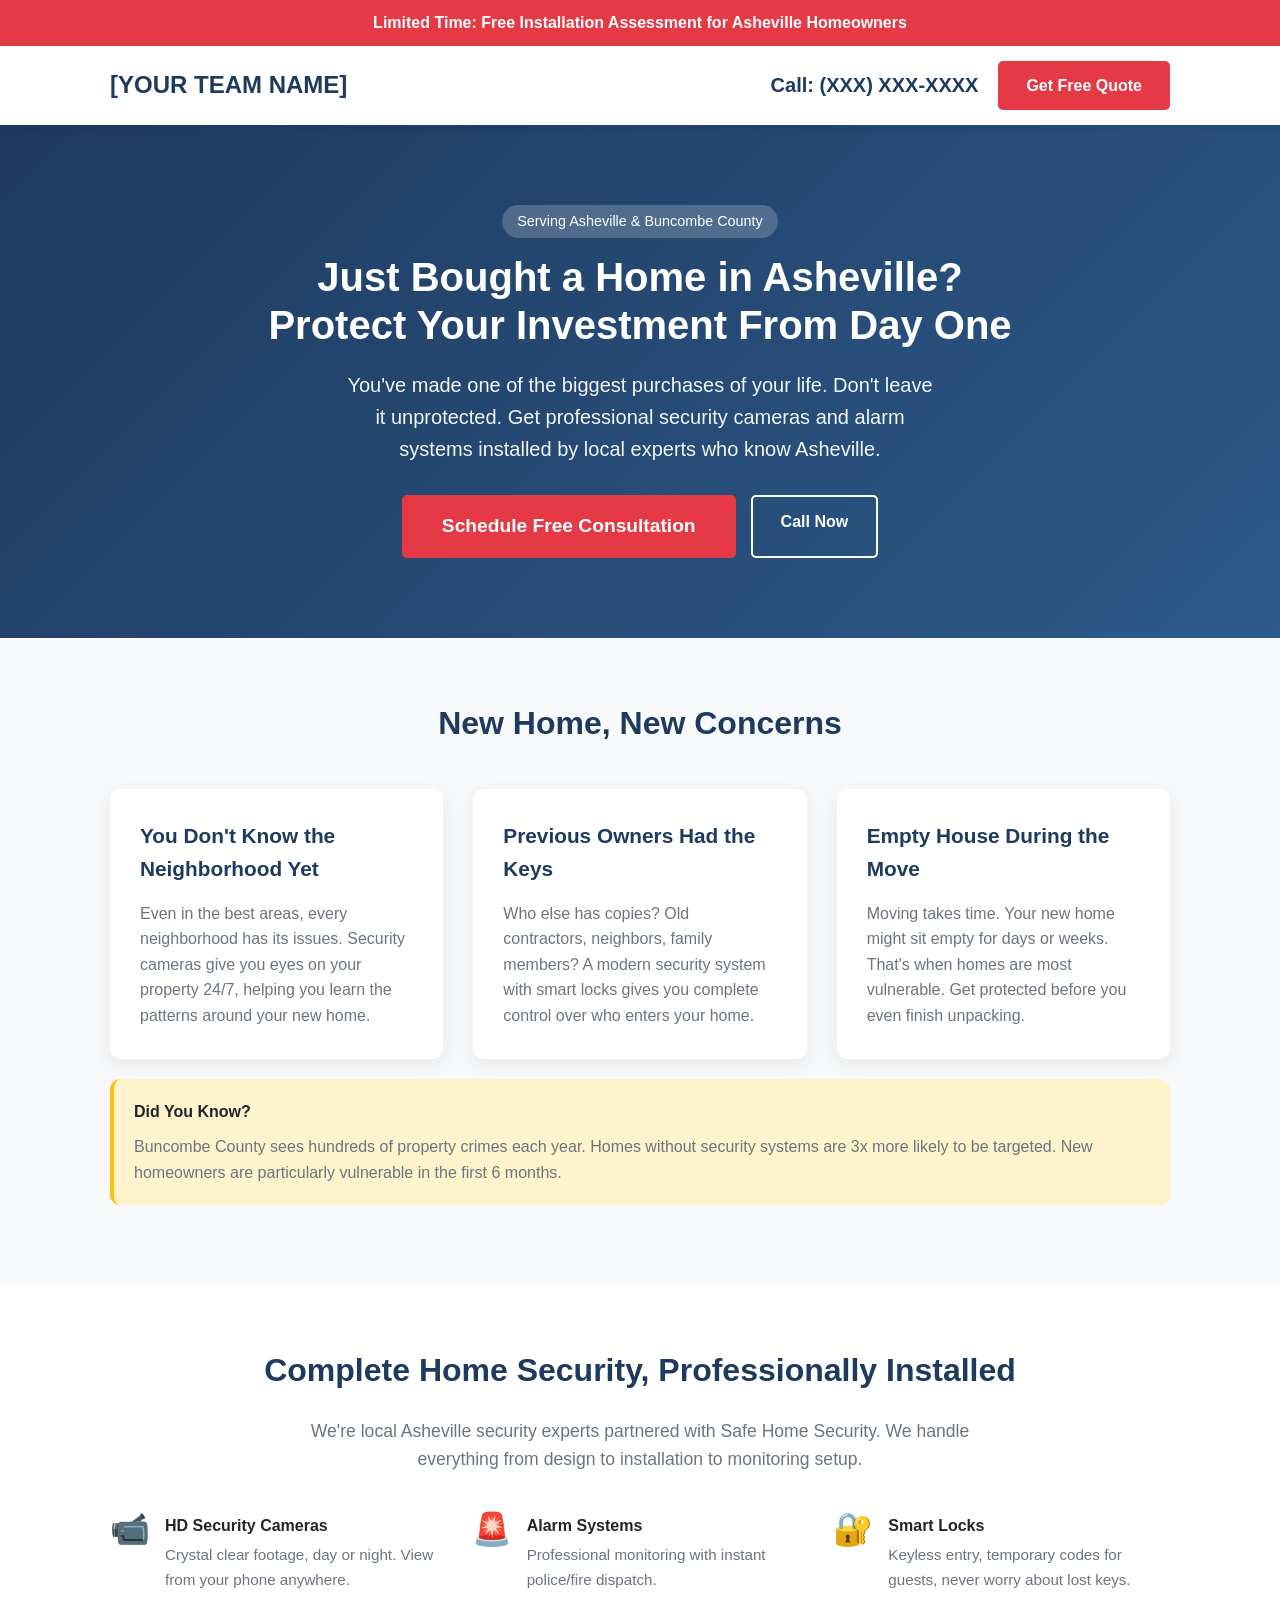
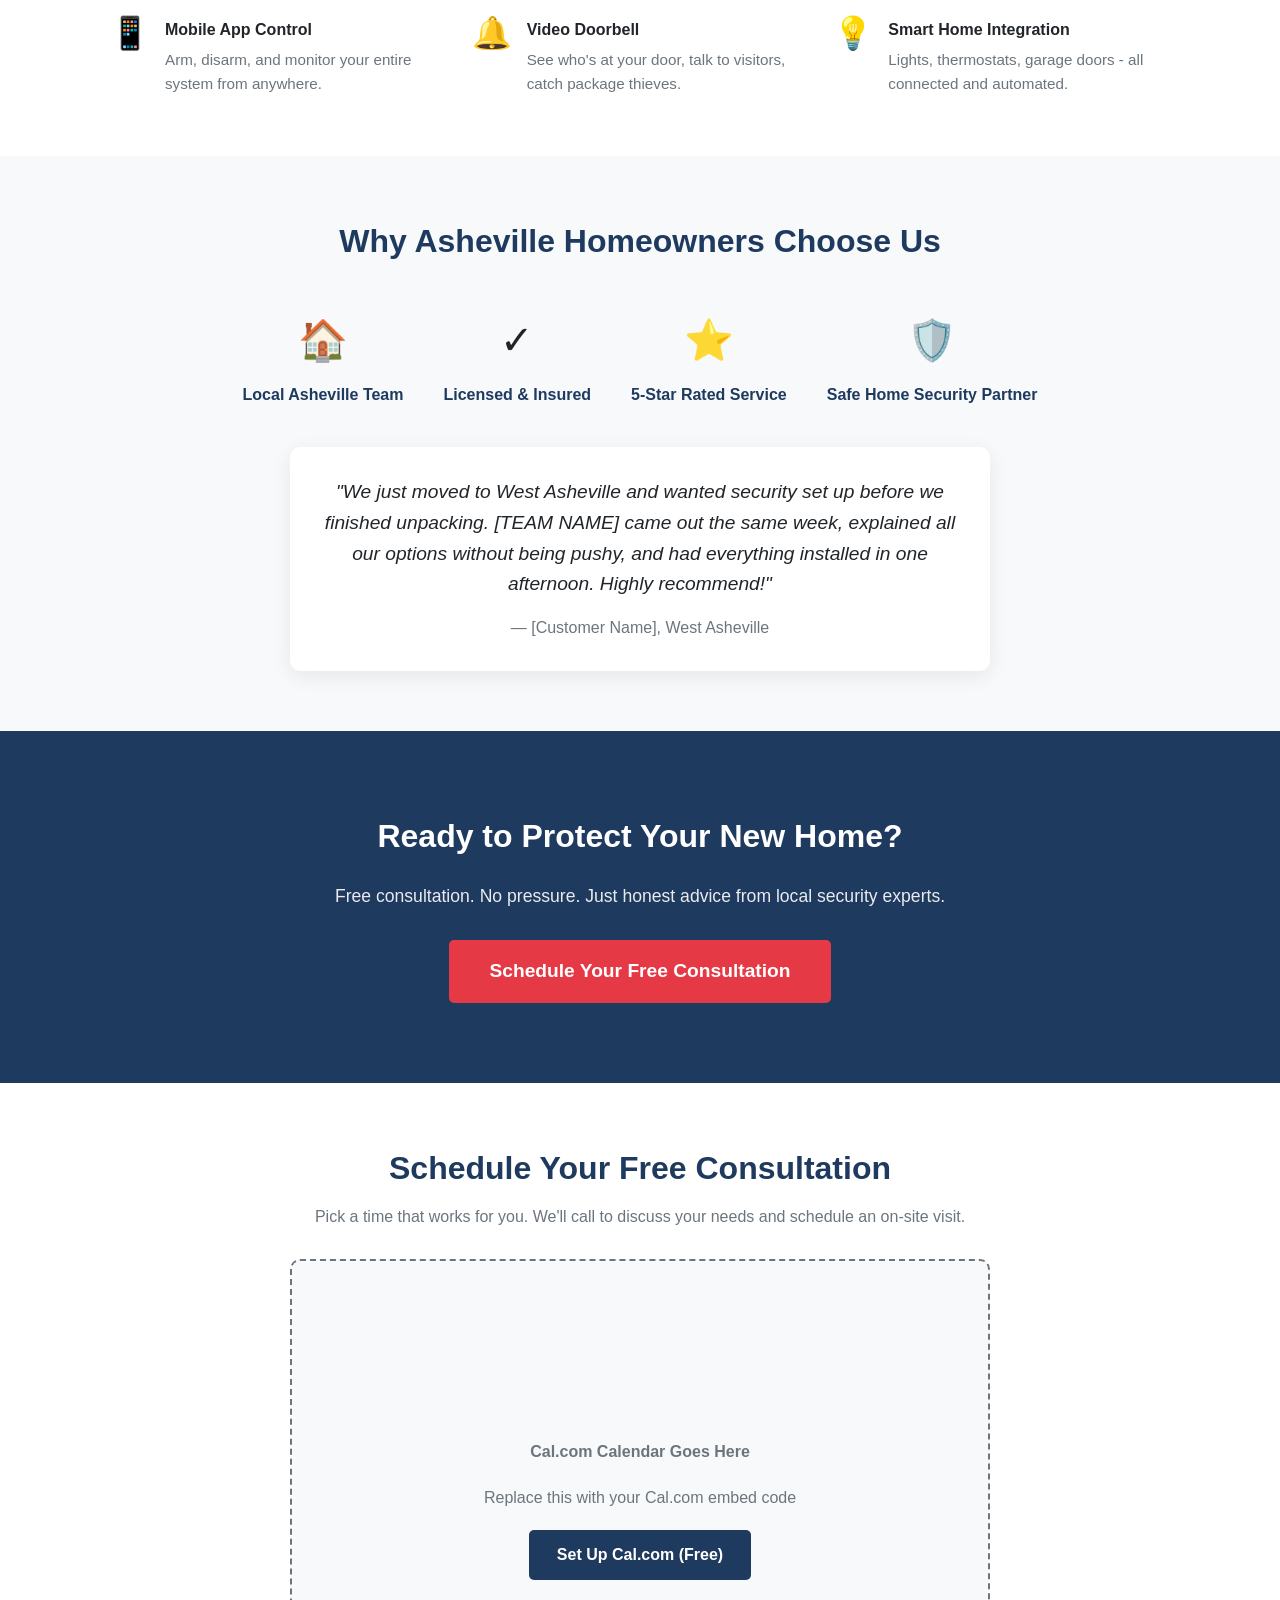
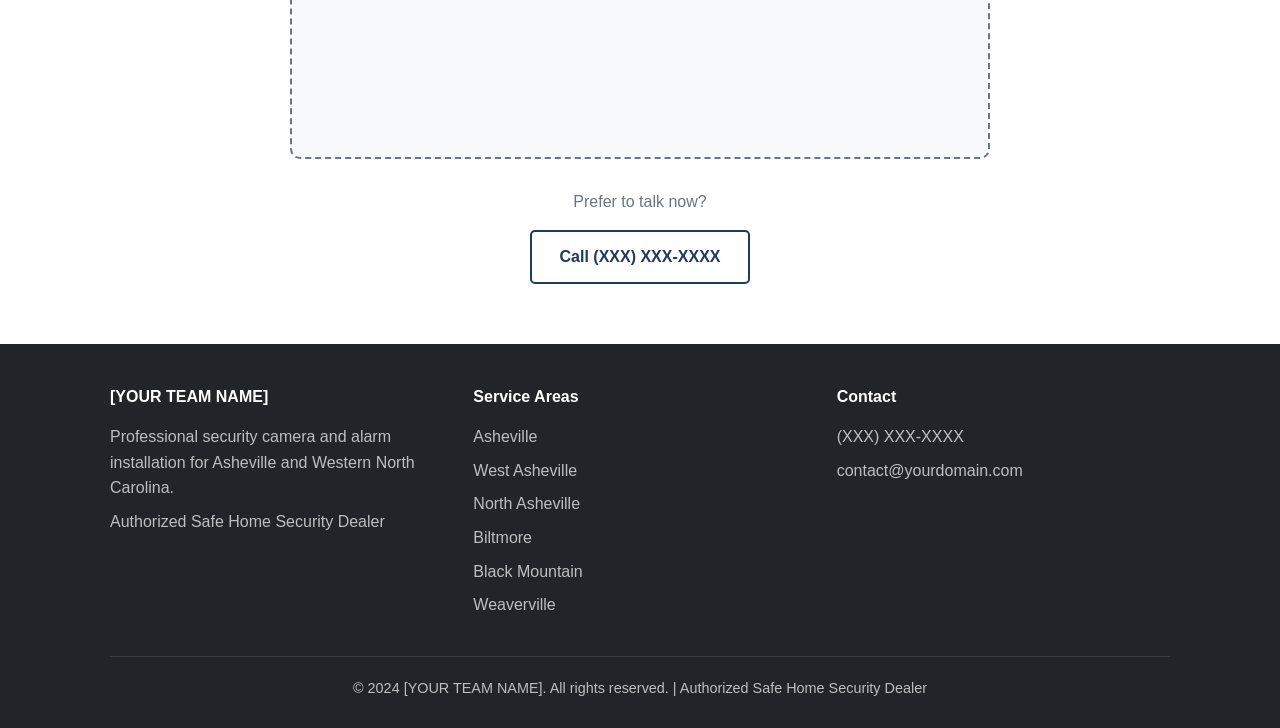
<file: site/asheville/new-homeowner.html>
<!DOCTYPE html>
<html lang="en">
<head>
  <meta charset="UTF-8">
  <meta name="viewport" content="width=device-width, initial-scale=1.0">
  <title>Security Cameras for Asheville Homeowners | Free Consultation</title>
  <meta name="description" content="Just bought a home in Asheville? Protect your investment with professional security camera and alarm installation. Free consultation, local experts.">
  <link rel="stylesheet" href="../css/style.css">

  <!-- PLACEHOLDER: Add your Facebook Pixel here -->
  <!-- PLACEHOLDER: Add Google Analytics here -->
</head>
<body>

  <!-- Urgency Banner -->
  <div class="urgency-banner">
    Limited Time: Free Installation Assessment for Asheville Homeowners
  </div>

  <!-- Header -->
  <header class="header">
    <div class="container">
      <!-- PLACEHOLDER: Replace with your logo/business name -->
      <a href="/asheville/" class="logo">[YOUR TEAM NAME]</a>
      <div class="header-cta">
        <!-- PLACEHOLDER: Replace with your phone number -->
        <a href="tel:+1XXXXXXXXXX" class="phone-number">Call: (XXX) XXX-XXXX</a>
        <a href="#schedule" class="btn btn-primary">Get Free Quote</a>
      </div>
    </div>
  </header>

  <!-- Hero Section -->
  <section class="hero">
    <div class="container">
      <span class="location-tag">Serving Asheville & Buncombe County</span>
      <h1>Just Bought a Home in Asheville?<br>Protect Your Investment From Day One</h1>
      <p>You've made one of the biggest purchases of your life. Don't leave it unprotected. Get professional security cameras and alarm systems installed by local experts who know Asheville.</p>
      <div class="hero-cta">
        <a href="#schedule" class="btn btn-primary btn-large">Schedule Free Consultation</a>
        <a href="tel:+1XXXXXXXXXX" class="btn btn-outline" style="border-color: white; color: white;">Call Now</a>
      </div>
    </div>
  </section>

  <!-- Pain Points Section -->
  <section class="pain-points">
    <div class="container">
      <h2>New Home, New Concerns</h2>
      <div class="pain-grid">
        <div class="pain-card">
          <h3>You Don't Know the Neighborhood Yet</h3>
          <p>Even in the best areas, every neighborhood has its issues. Security cameras give you eyes on your property 24/7, helping you learn the patterns around your new home.</p>
        </div>
        <div class="pain-card">
          <h3>Previous Owners Had the Keys</h3>
          <p>Who else has copies? Old contractors, neighbors, family members? A modern security system with smart locks gives you complete control over who enters your home.</p>
        </div>
        <div class="pain-card">
          <h3>Empty House During the Move</h3>
          <p>Moving takes time. Your new home might sit empty for days or weeks. That's when homes are most vulnerable. Get protected before you even finish unpacking.</p>
        </div>
      </div>

      <!-- Local Crime Stats -->
      <div class="local-stats">
        <h4>Did You Know?</h4>
        <p>Buncombe County sees hundreds of property crimes each year. Homes without security systems are 3x more likely to be targeted. New homeowners are particularly vulnerable in the first 6 months.</p>
      </div>
    </div>
  </section>

  <!-- Solution Section -->
  <section class="solution">
    <div class="container">
      <h2>Complete Home Security, Professionally Installed</h2>
      <p class="solution-intro">We're local Asheville security experts partnered with Safe Home Security. We handle everything from design to installation to monitoring setup.</p>

      <div class="features-grid">
        <div class="feature">
          <span class="feature-icon">📹</span>
          <div>
            <h4>HD Security Cameras</h4>
            <p>Crystal clear footage, day or night. View from your phone anywhere.</p>
          </div>
        </div>
        <div class="feature">
          <span class="feature-icon">🚨</span>
          <div>
            <h4>Alarm Systems</h4>
            <p>Professional monitoring with instant police/fire dispatch.</p>
          </div>
        </div>
        <div class="feature">
          <span class="feature-icon">🔐</span>
          <div>
            <h4>Smart Locks</h4>
            <p>Keyless entry, temporary codes for guests, never worry about lost keys.</p>
          </div>
        </div>
        <div class="feature">
          <span class="feature-icon">📱</span>
          <div>
            <h4>Mobile App Control</h4>
            <p>Arm, disarm, and monitor your entire system from anywhere.</p>
          </div>
        </div>
        <div class="feature">
          <span class="feature-icon">🔔</span>
          <div>
            <h4>Video Doorbell</h4>
            <p>See who's at your door, talk to visitors, catch package thieves.</p>
          </div>
        </div>
        <div class="feature">
          <span class="feature-icon">💡</span>
          <div>
            <h4>Smart Home Integration</h4>
            <p>Lights, thermostats, garage doors - all connected and automated.</p>
          </div>
        </div>
      </div>
    </div>
  </section>

  <!-- Trust Section -->
  <section class="trust">
    <div class="container">
      <h2>Why Asheville Homeowners Choose Us</h2>

      <div class="trust-badges">
        <div class="trust-badge">
          <div class="icon">🏠</div>
          <p>Local Asheville Team</p>
        </div>
        <div class="trust-badge">
          <div class="icon">✓</div>
          <p>Licensed & Insured</p>
        </div>
        <div class="trust-badge">
          <div class="icon">⭐</div>
          <p>5-Star Rated Service</p>
        </div>
        <div class="trust-badge">
          <div class="icon">🛡️</div>
          <p>Safe Home Security Partner</p>
        </div>
      </div>

      <!-- PLACEHOLDER: Add real testimonial -->
      <div class="testimonial">
        <blockquote>"We just moved to West Asheville and wanted security set up before we finished unpacking. [TEAM NAME] came out the same week, explained all our options without being pushy, and had everything installed in one afternoon. Highly recommend!"</blockquote>
        <cite>— [Customer Name], West Asheville</cite>
      </div>
    </div>
  </section>

  <!-- CTA Section -->
  <section class="cta-section">
    <div class="container">
      <h2>Ready to Protect Your New Home?</h2>
      <p>Free consultation. No pressure. Just honest advice from local security experts.</p>
      <a href="#schedule" class="btn btn-primary btn-large">Schedule Your Free Consultation</a>
    </div>
  </section>

  <!-- Calendar Section -->
  <section class="calendar-section" id="schedule">
    <div class="container">
      <h2>Schedule Your Free Consultation</h2>
      <p class="subtitle">Pick a time that works for you. We'll call to discuss your needs and schedule an on-site visit.</p>

      <div class="calendar-embed">
        <div class="calendar-placeholder">
          <!-- PLACEHOLDER: Replace this entire div with Cal.com embed code -->
          <!--
            To add Cal.com:
            1. Create account at cal.com
            2. Set up your availability
            3. Go to Event Types > Your Event > Embed
            4. Copy the embed code and paste here

            Example embed code:
            <iframe
              src="https://cal.com/YOUR-USERNAME/consultation"
              width="100%"
              height="600"
              frameborder="0">
            </iframe>
          -->
          <p><strong>Cal.com Calendar Goes Here</strong></p>
          <p>Replace this with your Cal.com embed code</p>
          <a href="https://cal.com" target="_blank" class="btn btn-secondary">Set Up Cal.com (Free)</a>
        </div>
      </div>

      <!-- Alternative Contact -->
      <div style="text-align: center; margin-top: 30px;">
        <p style="color: var(--gray); margin-bottom: 15px;">Prefer to talk now?</p>
        <!-- PLACEHOLDER: Replace with your phone number -->
        <a href="tel:+1XXXXXXXXXX" class="btn btn-outline">Call (XXX) XXX-XXXX</a>
      </div>
    </div>
  </section>

  <!-- Footer -->
  <footer class="footer">
    <div class="container">
      <div class="footer-content">
        <div>
          <!-- PLACEHOLDER: Replace with your business name -->
          <h4>[YOUR TEAM NAME]</h4>
          <p>Professional security camera and alarm installation for Asheville and Western North Carolina.</p>
          <p>Authorized Safe Home Security Dealer</p>
        </div>
        <div>
          <h4>Service Areas</h4>
          <p>Asheville</p>
          <p>West Asheville</p>
          <p>North Asheville</p>
          <p>Biltmore</p>
          <p>Black Mountain</p>
          <p>Weaverville</p>
        </div>
        <div>
          <h4>Contact</h4>
          <!-- PLACEHOLDER: Replace with your info -->
          <a href="tel:+1XXXXXXXXXX">(XXX) XXX-XXXX</a>
          <a href="mailto:contact@yourdomain.com">contact@yourdomain.com</a>
        </div>
      </div>
      <div class="footer-bottom">
        <p>&copy; 2024 [YOUR TEAM NAME]. All rights reserved. | Authorized Safe Home Security Dealer</p>
      </div>
    </div>
  </footer>

</body>
</html>
</file>
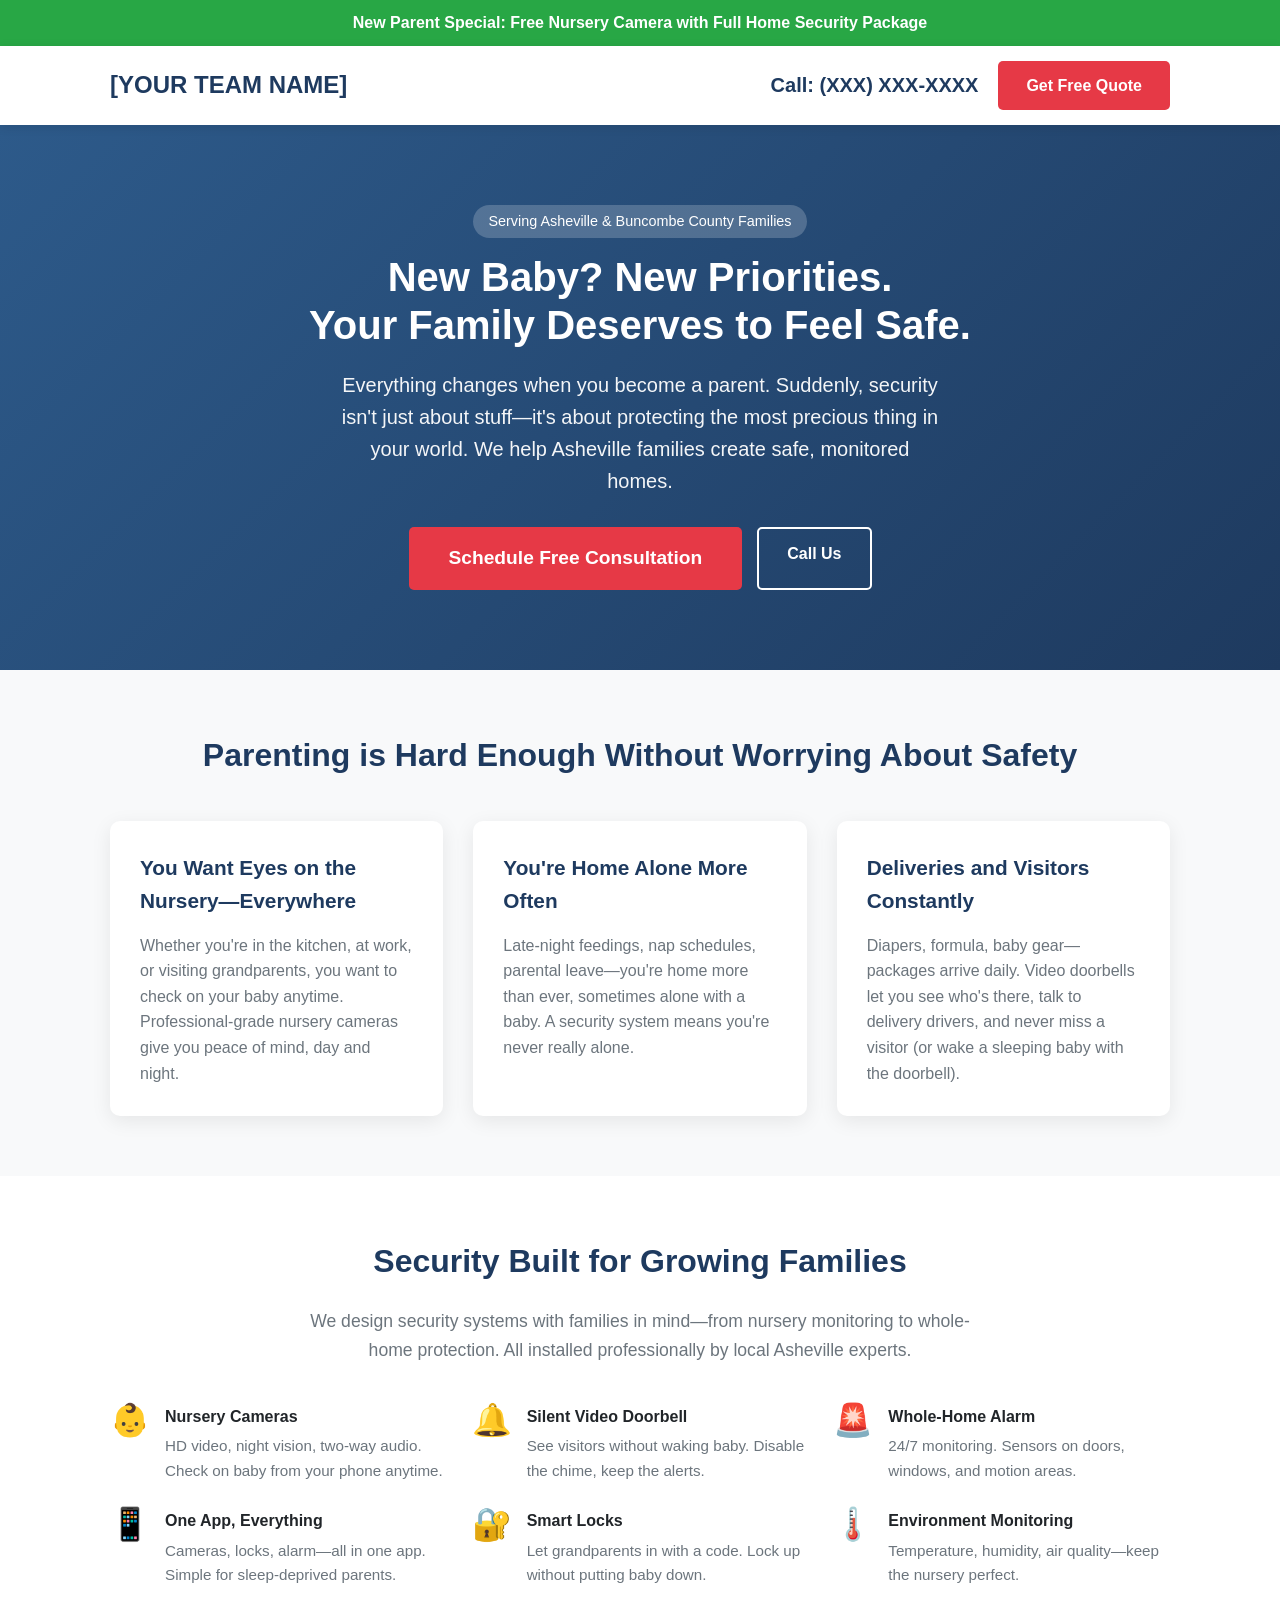
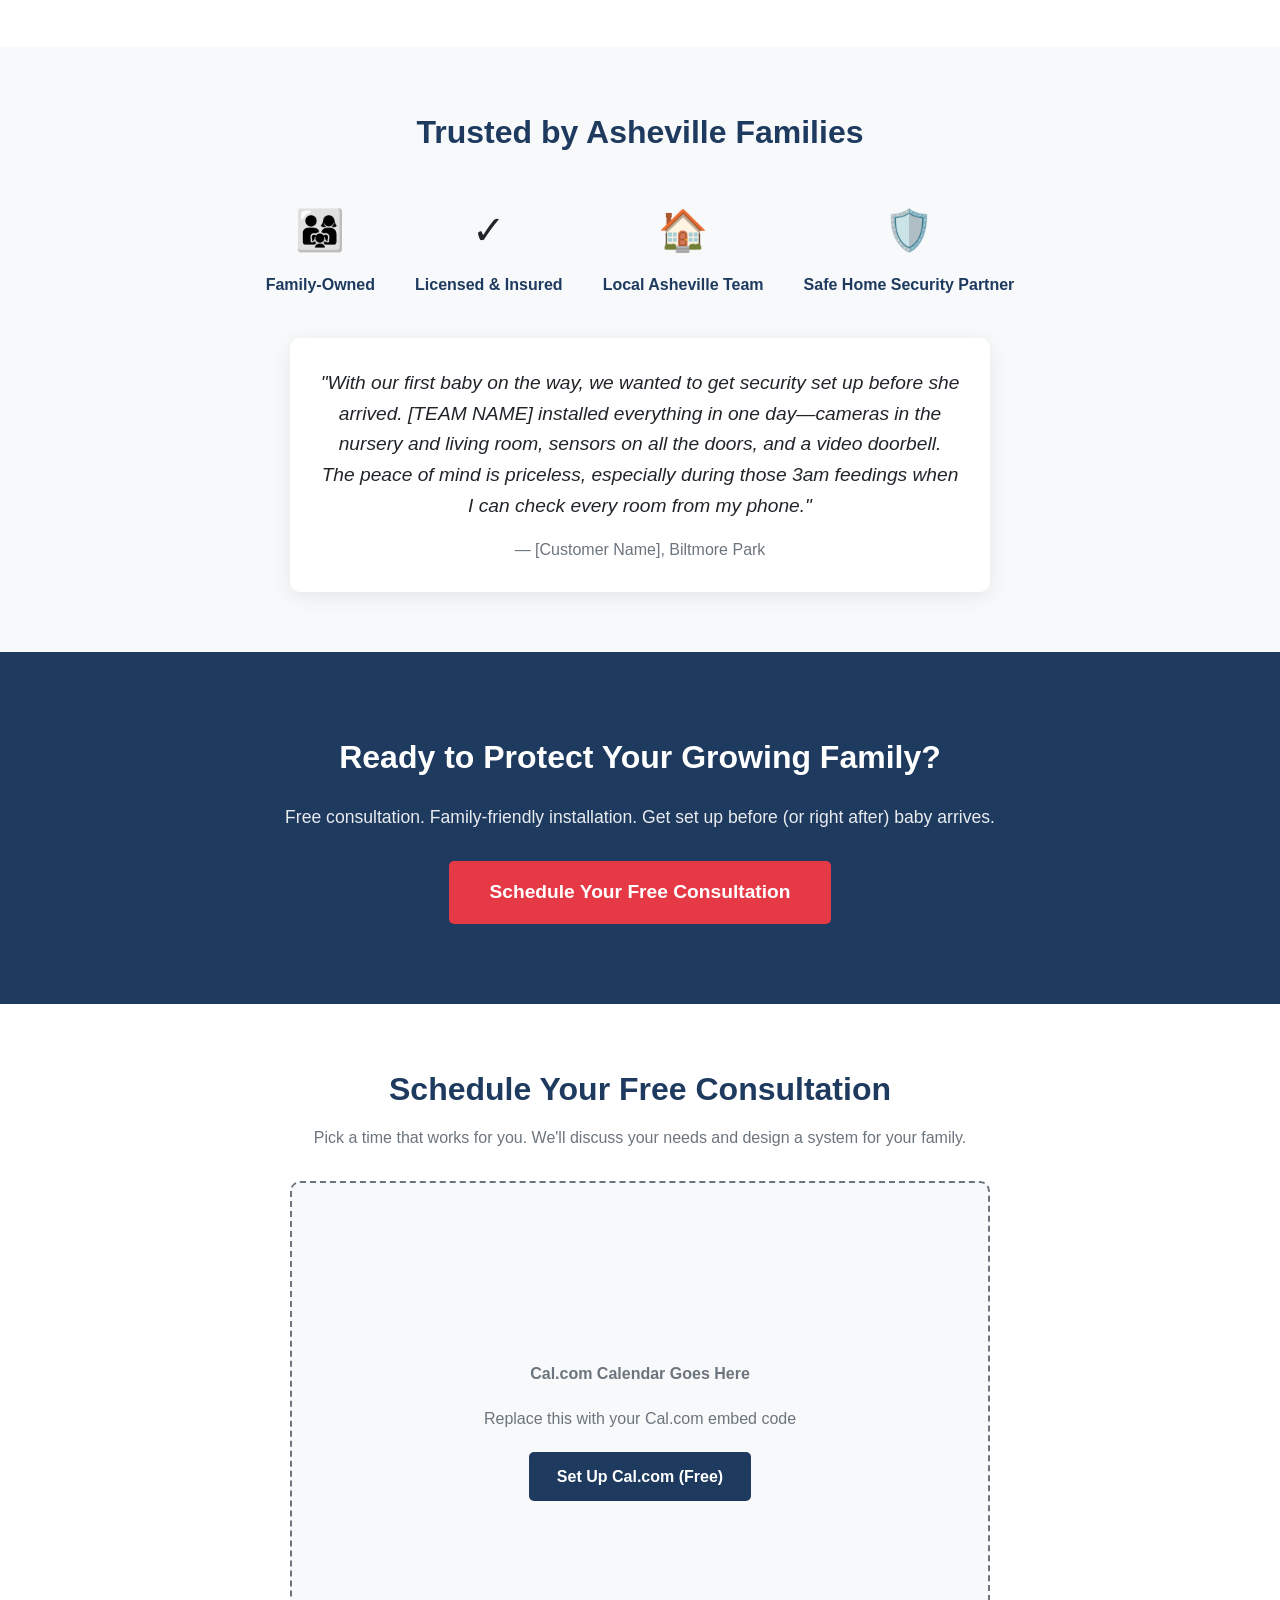
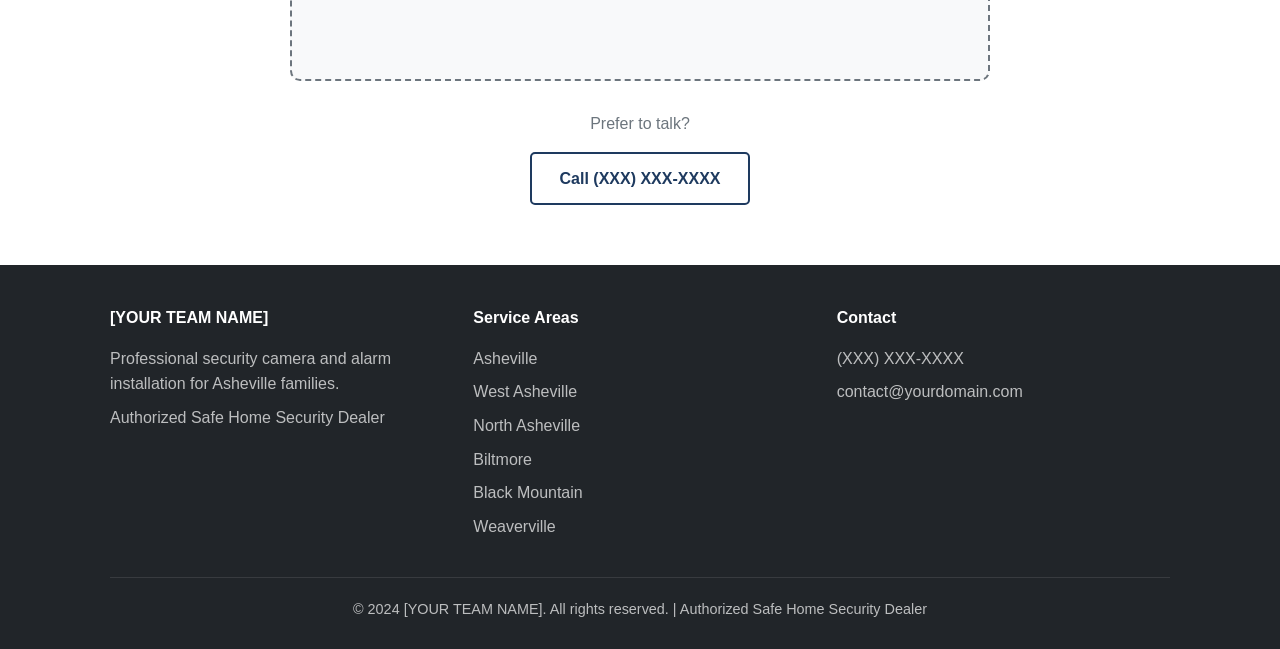
<file: site/asheville/new-parent.html>
<!DOCTYPE html>
<html lang="en">
<head>
  <meta charset="UTF-8">
  <meta name="viewport" content="width=device-width, initial-scale=1.0">
  <title>Home Security for New Parents in Asheville | Protect Your Growing Family</title>
  <meta name="description" content="New baby in Asheville? Protect your growing family with professional security cameras, baby monitoring, and alarm systems. Free consultation.">
  <link rel="stylesheet" href="../css/style.css">

  <!-- PLACEHOLDER: Add your Facebook Pixel here -->
  <!-- PLACEHOLDER: Add Google Analytics here -->
  <style>
    .hero { background: linear-gradient(135deg, #2d5a8a 0%, #1e3a5f 100%); }
    .urgency-banner { background: #28a745; }
  </style>
</head>
<body>

  <!-- Urgency Banner -->
  <div class="urgency-banner">
    New Parent Special: Free Nursery Camera with Full Home Security Package
  </div>

  <!-- Header -->
  <header class="header">
    <div class="container">
      <!-- PLACEHOLDER: Replace with your logo/business name -->
      <a href="/asheville/" class="logo">[YOUR TEAM NAME]</a>
      <div class="header-cta">
        <!-- PLACEHOLDER: Replace with your phone number -->
        <a href="tel:+1XXXXXXXXXX" class="phone-number">Call: (XXX) XXX-XXXX</a>
        <a href="#schedule" class="btn btn-primary">Get Free Quote</a>
      </div>
    </div>
  </header>

  <!-- Hero Section -->
  <section class="hero">
    <div class="container">
      <span class="location-tag">Serving Asheville & Buncombe County Families</span>
      <h1>New Baby? New Priorities.<br>Your Family Deserves to Feel Safe.</h1>
      <p>Everything changes when you become a parent. Suddenly, security isn't just about stuff—it's about protecting the most precious thing in your world. We help Asheville families create safe, monitored homes.</p>
      <div class="hero-cta">
        <a href="#schedule" class="btn btn-primary btn-large">Schedule Free Consultation</a>
        <a href="tel:+1XXXXXXXXXX" class="btn btn-outline" style="border-color: white; color: white;">Call Us</a>
      </div>
    </div>
  </section>

  <!-- Pain Points Section -->
  <section class="pain-points">
    <div class="container">
      <h2>Parenting is Hard Enough Without Worrying About Safety</h2>
      <div class="pain-grid">
        <div class="pain-card">
          <h3>You Want Eyes on the Nursery—Everywhere</h3>
          <p>Whether you're in the kitchen, at work, or visiting grandparents, you want to check on your baby anytime. Professional-grade nursery cameras give you peace of mind, day and night.</p>
        </div>
        <div class="pain-card">
          <h3>You're Home Alone More Often</h3>
          <p>Late-night feedings, nap schedules, parental leave—you're home more than ever, sometimes alone with a baby. A security system means you're never really alone.</p>
        </div>
        <div class="pain-card">
          <h3>Deliveries and Visitors Constantly</h3>
          <p>Diapers, formula, baby gear—packages arrive daily. Video doorbells let you see who's there, talk to delivery drivers, and never miss a visitor (or wake a sleeping baby with the doorbell).</p>
        </div>
      </div>
    </div>
  </section>

  <!-- Solution Section -->
  <section class="solution">
    <div class="container">
      <h2>Security Built for Growing Families</h2>
      <p class="solution-intro">We design security systems with families in mind—from nursery monitoring to whole-home protection. All installed professionally by local Asheville experts.</p>

      <div class="features-grid">
        <div class="feature">
          <span class="feature-icon">👶</span>
          <div>
            <h4>Nursery Cameras</h4>
            <p>HD video, night vision, two-way audio. Check on baby from your phone anytime.</p>
          </div>
        </div>
        <div class="feature">
          <span class="feature-icon">🔔</span>
          <div>
            <h4>Silent Video Doorbell</h4>
            <p>See visitors without waking baby. Disable the chime, keep the alerts.</p>
          </div>
        </div>
        <div class="feature">
          <span class="feature-icon">🚨</span>
          <div>
            <h4>Whole-Home Alarm</h4>
            <p>24/7 monitoring. Sensors on doors, windows, and motion areas.</p>
          </div>
        </div>
        <div class="feature">
          <span class="feature-icon">📱</span>
          <div>
            <h4>One App, Everything</h4>
            <p>Cameras, locks, alarm—all in one app. Simple for sleep-deprived parents.</p>
          </div>
        </div>
        <div class="feature">
          <span class="feature-icon">🔐</span>
          <div>
            <h4>Smart Locks</h4>
            <p>Let grandparents in with a code. Lock up without putting baby down.</p>
          </div>
        </div>
        <div class="feature">
          <span class="feature-icon">🌡️</span>
          <div>
            <h4>Environment Monitoring</h4>
            <p>Temperature, humidity, air quality—keep the nursery perfect.</p>
          </div>
        </div>
      </div>
    </div>
  </section>

  <!-- Trust Section -->
  <section class="trust">
    <div class="container">
      <h2>Trusted by Asheville Families</h2>

      <div class="trust-badges">
        <div class="trust-badge">
          <div class="icon">👨‍👩‍👧</div>
          <p>Family-Owned</p>
        </div>
        <div class="trust-badge">
          <div class="icon">✓</div>
          <p>Licensed & Insured</p>
        </div>
        <div class="trust-badge">
          <div class="icon">🏠</div>
          <p>Local Asheville Team</p>
        </div>
        <div class="trust-badge">
          <div class="icon">🛡️</div>
          <p>Safe Home Security Partner</p>
        </div>
      </div>

      <!-- PLACEHOLDER: Add real testimonial -->
      <div class="testimonial">
        <blockquote>"With our first baby on the way, we wanted to get security set up before she arrived. [TEAM NAME] installed everything in one day—cameras in the nursery and living room, sensors on all the doors, and a video doorbell. The peace of mind is priceless, especially during those 3am feedings when I can check every room from my phone."</blockquote>
        <cite>— [Customer Name], Biltmore Park</cite>
      </div>
    </div>
  </section>

  <!-- CTA Section -->
  <section class="cta-section">
    <div class="container">
      <h2>Ready to Protect Your Growing Family?</h2>
      <p>Free consultation. Family-friendly installation. Get set up before (or right after) baby arrives.</p>
      <a href="#schedule" class="btn btn-primary btn-large">Schedule Your Free Consultation</a>
    </div>
  </section>

  <!-- Calendar Section -->
  <section class="calendar-section" id="schedule">
    <div class="container">
      <h2>Schedule Your Free Consultation</h2>
      <p class="subtitle">Pick a time that works for you. We'll discuss your needs and design a system for your family.</p>

      <div class="calendar-embed">
        <div class="calendar-placeholder">
          <!-- PLACEHOLDER: Replace this entire div with Cal.com embed code -->
          <p><strong>Cal.com Calendar Goes Here</strong></p>
          <p>Replace this with your Cal.com embed code</p>
          <a href="https://cal.com" target="_blank" class="btn btn-secondary">Set Up Cal.com (Free)</a>
        </div>
      </div>

      <!-- Alternative Contact -->
      <div style="text-align: center; margin-top: 30px;">
        <p style="color: var(--gray); margin-bottom: 15px;">Prefer to talk?</p>
        <!-- PLACEHOLDER: Replace with your phone number -->
        <a href="tel:+1XXXXXXXXXX" class="btn btn-outline">Call (XXX) XXX-XXXX</a>
      </div>
    </div>
  </section>

  <!-- Footer -->
  <footer class="footer">
    <div class="container">
      <div class="footer-content">
        <div>
          <!-- PLACEHOLDER: Replace with your business name -->
          <h4>[YOUR TEAM NAME]</h4>
          <p>Professional security camera and alarm installation for Asheville families.</p>
          <p>Authorized Safe Home Security Dealer</p>
        </div>
        <div>
          <h4>Service Areas</h4>
          <p>Asheville</p>
          <p>West Asheville</p>
          <p>North Asheville</p>
          <p>Biltmore</p>
          <p>Black Mountain</p>
          <p>Weaverville</p>
        </div>
        <div>
          <h4>Contact</h4>
          <!-- PLACEHOLDER: Replace with your info -->
          <a href="tel:+1XXXXXXXXXX">(XXX) XXX-XXXX</a>
          <a href="mailto:contact@yourdomain.com">contact@yourdomain.com</a>
        </div>
      </div>
      <div class="footer-bottom">
        <p>&copy; 2024 [YOUR TEAM NAME]. All rights reserved. | Authorized Safe Home Security Dealer</p>
      </div>
    </div>
  </footer>

</body>
</html>
</file>
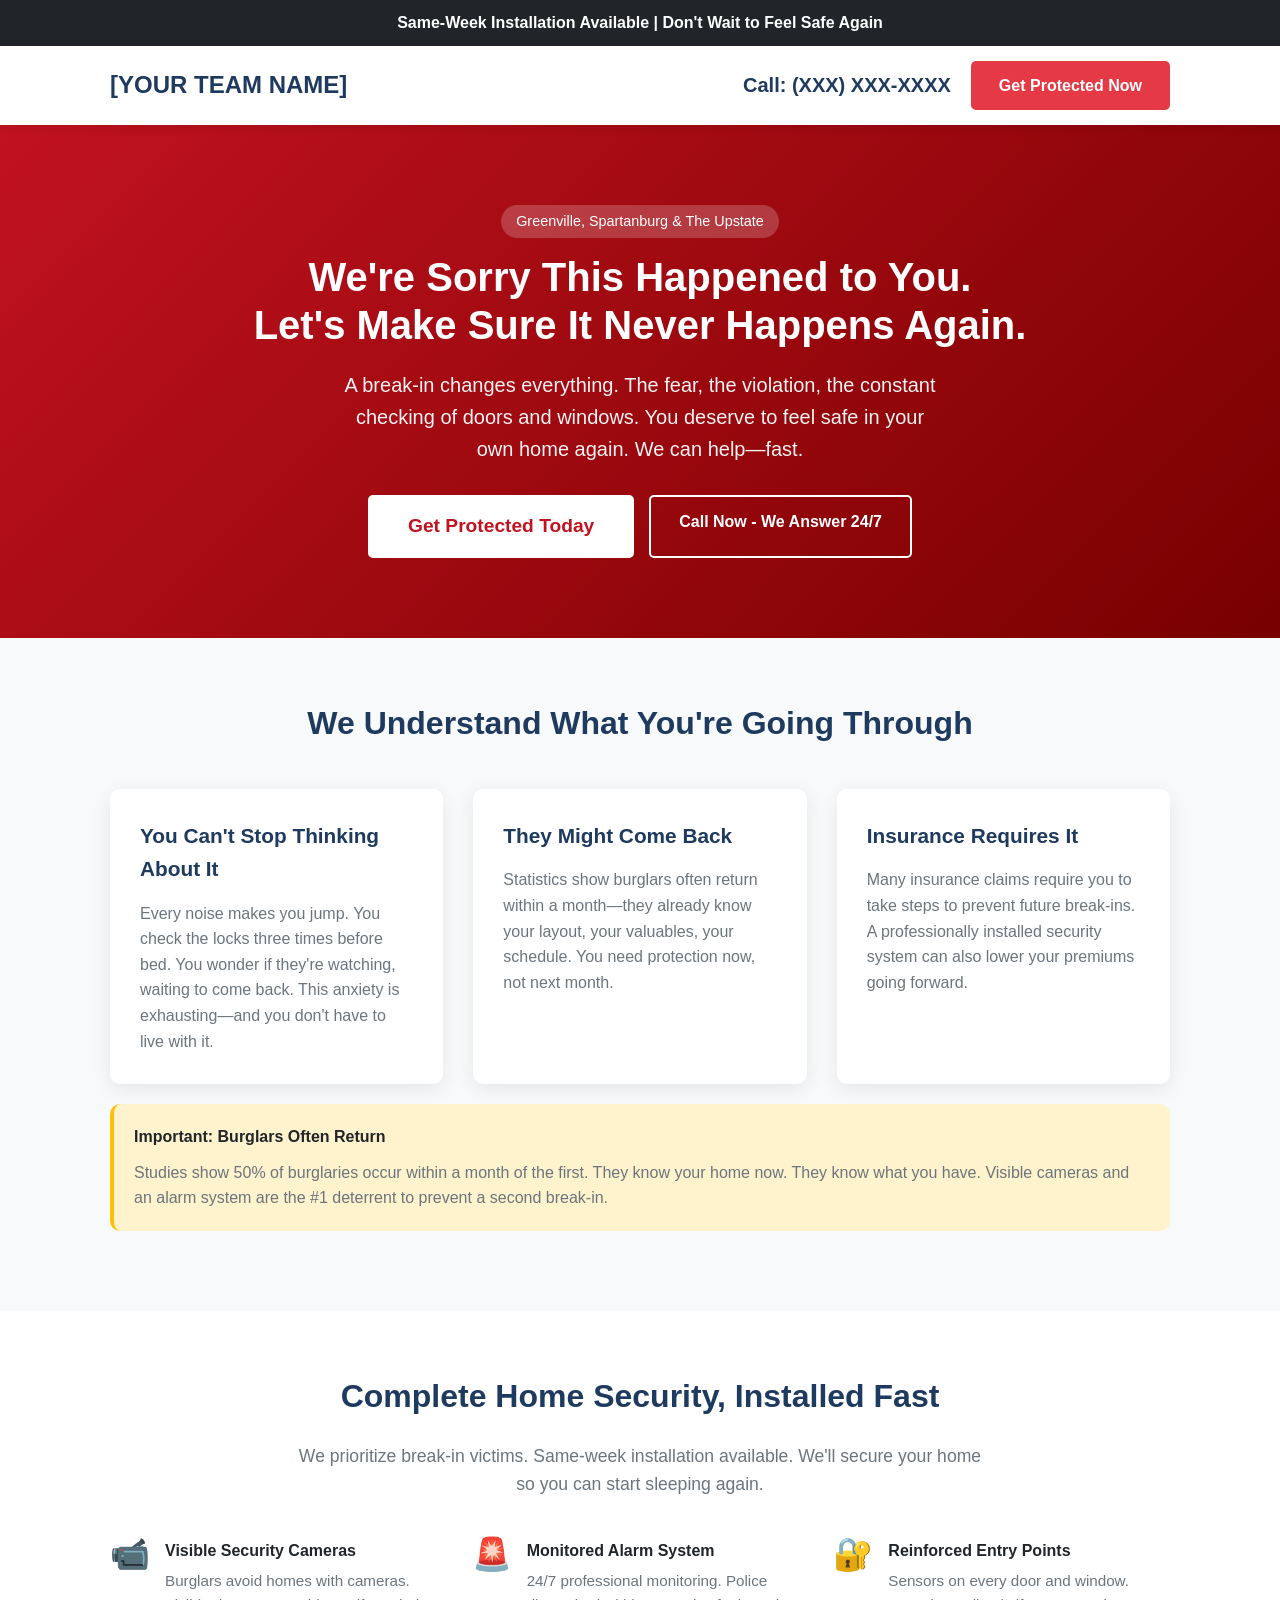
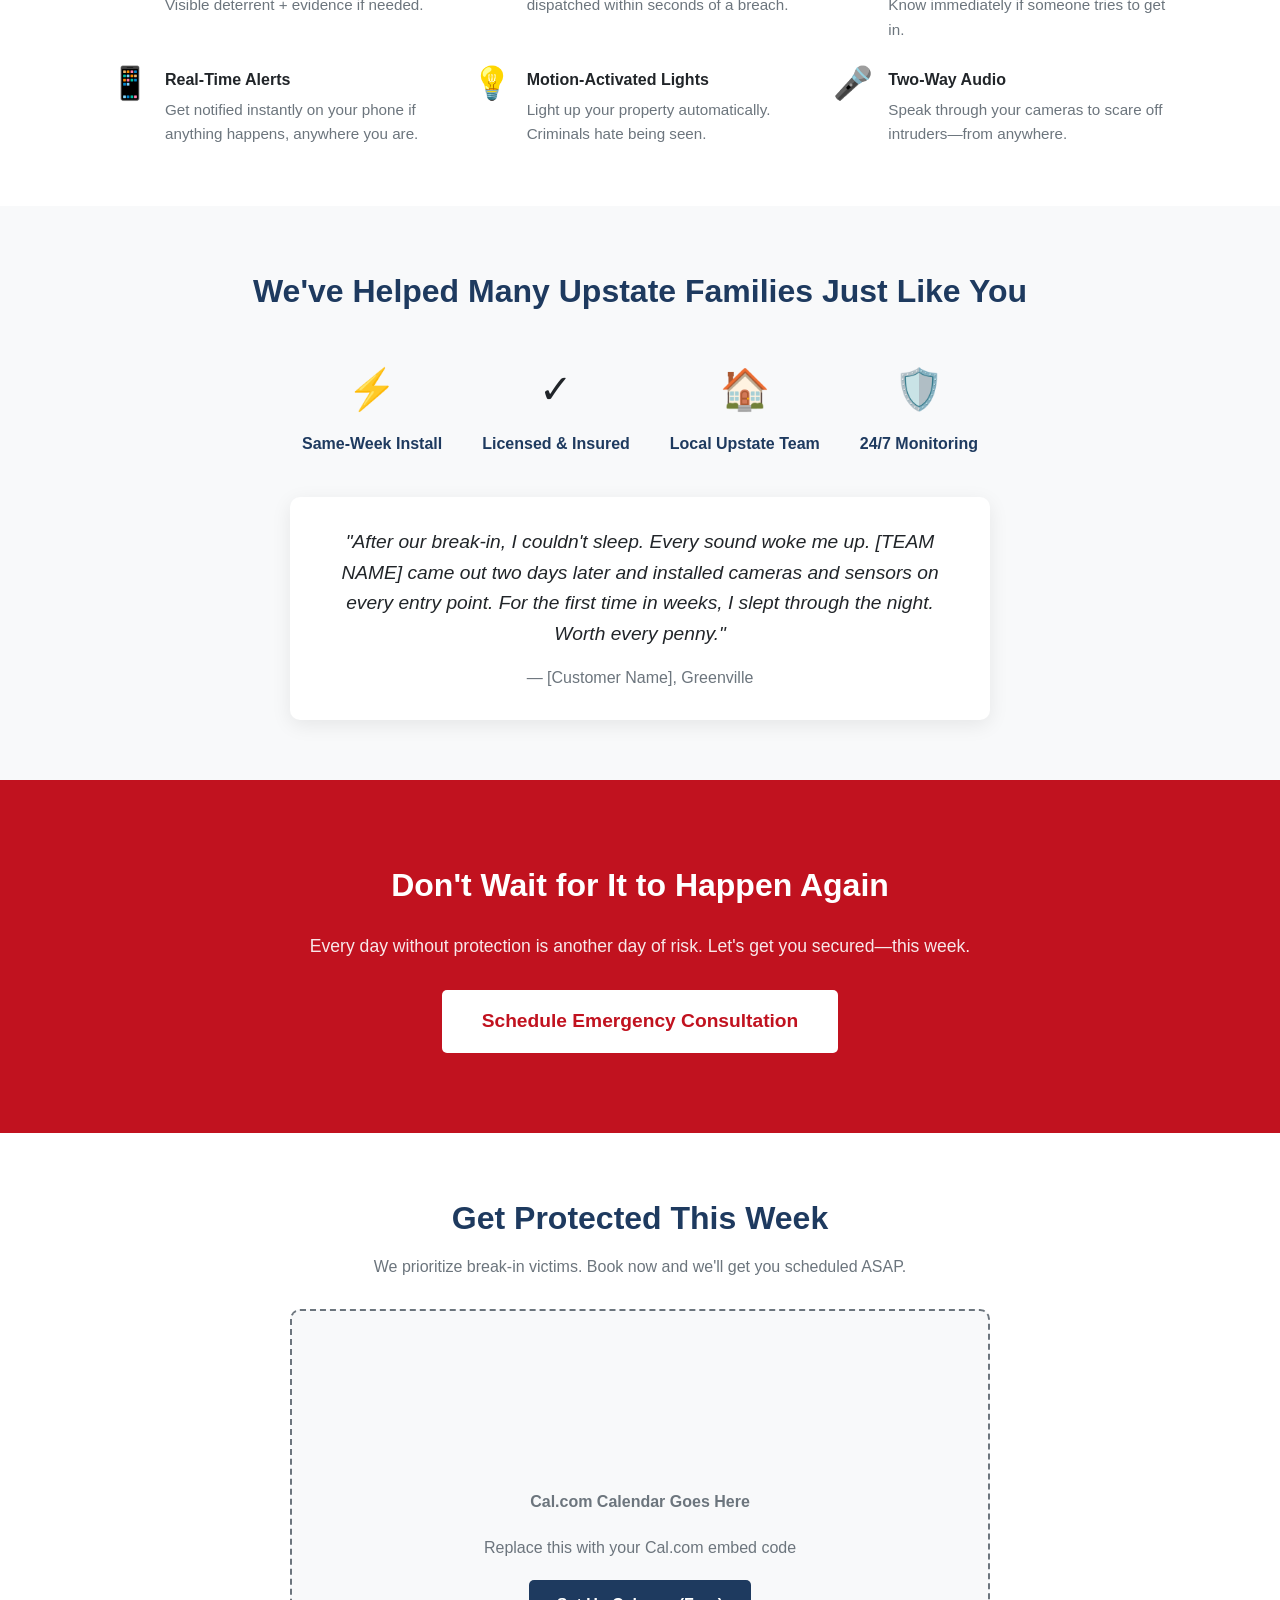
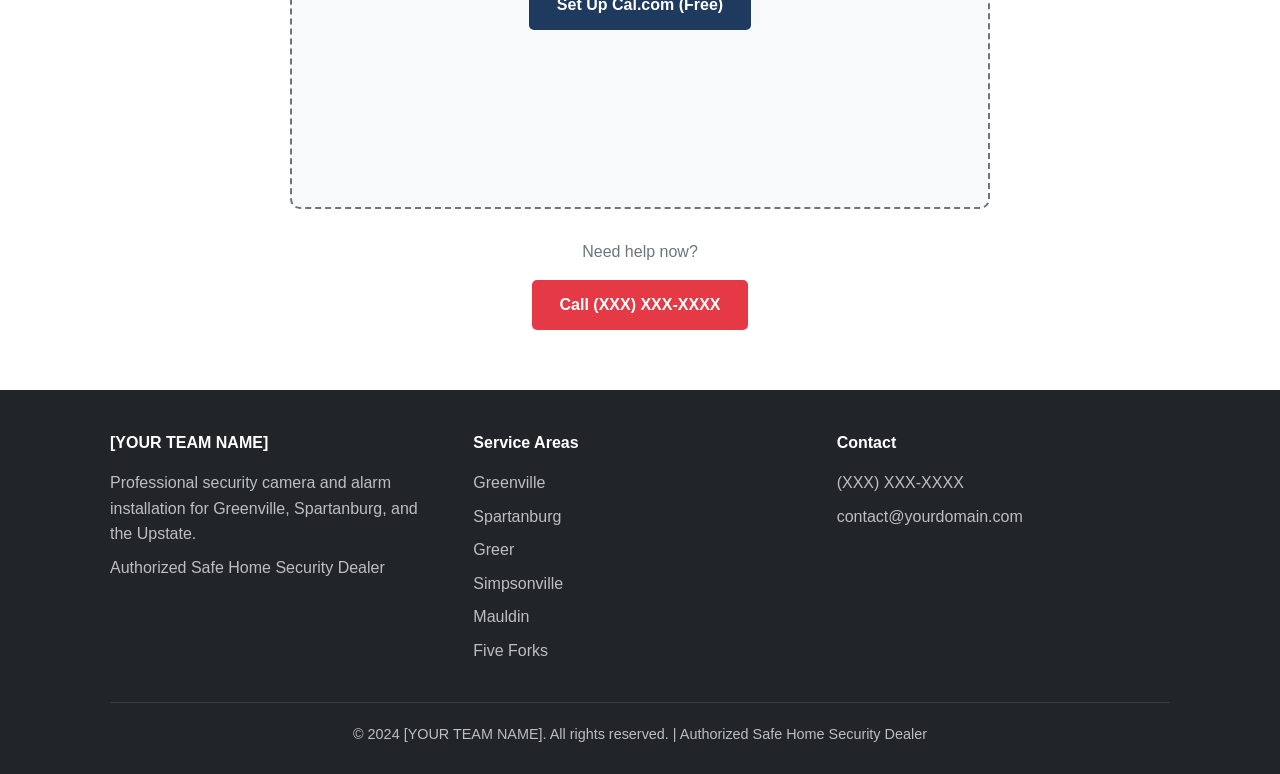
<file: site/greenville/break-in.html>
<!DOCTYPE html>
<html lang="en">
<head>
  <meta charset="UTF-8">
  <meta name="viewport" content="width=device-width, initial-scale=1.0">
  <title>Greenville Break-In? Get Protected Now | Fast Security Installation</title>
  <meta name="description" content="Experienced a break-in or attempted break-in in Greenville or Spartanburg? Get professional security cameras and alarms installed fast. Same-week installation available.">
  <link rel="stylesheet" href="../css/style.css">

  <!-- PLACEHOLDER: Add your Facebook Pixel here -->
  <!-- PLACEHOLDER: Add Google Analytics here -->
  <style>
    .hero { background: linear-gradient(135deg, #c1121f 0%, #780000 100%); }
    .urgency-banner { background: #212529; }
  </style>
</head>
<body>

  <!-- Urgency Banner -->
  <div class="urgency-banner">
    Same-Week Installation Available | Don't Wait to Feel Safe Again
  </div>

  <!-- Header -->
  <header class="header">
    <div class="container">
      <!-- PLACEHOLDER: Replace with your logo/business name -->
      <a href="/greenville/" class="logo">[YOUR TEAM NAME]</a>
      <div class="header-cta">
        <!-- PLACEHOLDER: Replace with your phone number -->
        <a href="tel:+1XXXXXXXXXX" class="phone-number">Call: (XXX) XXX-XXXX</a>
        <a href="#schedule" class="btn btn-primary">Get Protected Now</a>
      </div>
    </div>
  </header>

  <!-- Hero Section -->
  <section class="hero">
    <div class="container">
      <span class="location-tag">Greenville, Spartanburg & The Upstate</span>
      <h1>We're Sorry This Happened to You.<br>Let's Make Sure It Never Happens Again.</h1>
      <p>A break-in changes everything. The fear, the violation, the constant checking of doors and windows. You deserve to feel safe in your own home again. We can help—fast.</p>
      <div class="hero-cta">
        <a href="#schedule" class="btn btn-primary btn-large" style="background: white; color: #c1121f;">Get Protected Today</a>
        <a href="tel:+1XXXXXXXXXX" class="btn btn-outline" style="border-color: white; color: white;">Call Now - We Answer 24/7</a>
      </div>
    </div>
  </section>

  <!-- Pain Points Section -->
  <section class="pain-points">
    <div class="container">
      <h2>We Understand What You're Going Through</h2>
      <div class="pain-grid">
        <div class="pain-card">
          <h3>You Can't Stop Thinking About It</h3>
          <p>Every noise makes you jump. You check the locks three times before bed. You wonder if they're watching, waiting to come back. This anxiety is exhausting—and you don't have to live with it.</p>
        </div>
        <div class="pain-card">
          <h3>They Might Come Back</h3>
          <p>Statistics show burglars often return within a month—they already know your layout, your valuables, your schedule. You need protection now, not next month.</p>
        </div>
        <div class="pain-card">
          <h3>Insurance Requires It</h3>
          <p>Many insurance claims require you to take steps to prevent future break-ins. A professionally installed security system can also lower your premiums going forward.</p>
        </div>
      </div>

      <!-- Local Crime Stats -->
      <div class="local-stats">
        <h4>Important: Burglars Often Return</h4>
        <p>Studies show 50% of burglaries occur within a month of the first. They know your home now. They know what you have. Visible cameras and an alarm system are the #1 deterrent to prevent a second break-in.</p>
      </div>
    </div>
  </section>

  <!-- Solution Section -->
  <section class="solution">
    <div class="container">
      <h2>Complete Home Security, Installed Fast</h2>
      <p class="solution-intro">We prioritize break-in victims. Same-week installation available. We'll secure your home so you can start sleeping again.</p>

      <div class="features-grid">
        <div class="feature">
          <span class="feature-icon">📹</span>
          <div>
            <h4>Visible Security Cameras</h4>
            <p>Burglars avoid homes with cameras. Visible deterrent + evidence if needed.</p>
          </div>
        </div>
        <div class="feature">
          <span class="feature-icon">🚨</span>
          <div>
            <h4>Monitored Alarm System</h4>
            <p>24/7 professional monitoring. Police dispatched within seconds of a breach.</p>
          </div>
        </div>
        <div class="feature">
          <span class="feature-icon">🔐</span>
          <div>
            <h4>Reinforced Entry Points</h4>
            <p>Sensors on every door and window. Know immediately if someone tries to get in.</p>
          </div>
        </div>
        <div class="feature">
          <span class="feature-icon">📱</span>
          <div>
            <h4>Real-Time Alerts</h4>
            <p>Get notified instantly on your phone if anything happens, anywhere you are.</p>
          </div>
        </div>
        <div class="feature">
          <span class="feature-icon">💡</span>
          <div>
            <h4>Motion-Activated Lights</h4>
            <p>Light up your property automatically. Criminals hate being seen.</p>
          </div>
        </div>
        <div class="feature">
          <span class="feature-icon">🎤</span>
          <div>
            <h4>Two-Way Audio</h4>
            <p>Speak through your cameras to scare off intruders—from anywhere.</p>
          </div>
        </div>
      </div>
    </div>
  </section>

  <!-- Trust Section -->
  <section class="trust">
    <div class="container">
      <h2>We've Helped Many Upstate Families Just Like You</h2>

      <div class="trust-badges">
        <div class="trust-badge">
          <div class="icon">⚡</div>
          <p>Same-Week Install</p>
        </div>
        <div class="trust-badge">
          <div class="icon">✓</div>
          <p>Licensed & Insured</p>
        </div>
        <div class="trust-badge">
          <div class="icon">🏠</div>
          <p>Local Upstate Team</p>
        </div>
        <div class="trust-badge">
          <div class="icon">🛡️</div>
          <p>24/7 Monitoring</p>
        </div>
      </div>

      <!-- PLACEHOLDER: Add real testimonial -->
      <div class="testimonial">
        <blockquote>"After our break-in, I couldn't sleep. Every sound woke me up. [TEAM NAME] came out two days later and installed cameras and sensors on every entry point. For the first time in weeks, I slept through the night. Worth every penny."</blockquote>
        <cite>— [Customer Name], Greenville</cite>
      </div>
    </div>
  </section>

  <!-- CTA Section -->
  <section class="cta-section" style="background: #c1121f;">
    <div class="container">
      <h2>Don't Wait for It to Happen Again</h2>
      <p>Every day without protection is another day of risk. Let's get you secured—this week.</p>
      <a href="#schedule" class="btn btn-primary btn-large" style="background: white; color: #c1121f;">Schedule Emergency Consultation</a>
    </div>
  </section>

  <!-- Calendar Section -->
  <section class="calendar-section" id="schedule">
    <div class="container">
      <h2>Get Protected This Week</h2>
      <p class="subtitle">We prioritize break-in victims. Book now and we'll get you scheduled ASAP.</p>

      <div class="calendar-embed">
        <div class="calendar-placeholder">
          <!-- PLACEHOLDER: Replace this entire div with Cal.com embed code -->
          <p><strong>Cal.com Calendar Goes Here</strong></p>
          <p>Replace this with your Cal.com embed code</p>
          <a href="https://cal.com" target="_blank" class="btn btn-secondary">Set Up Cal.com (Free)</a>
        </div>
      </div>

      <!-- Alternative Contact -->
      <div style="text-align: center; margin-top: 30px;">
        <p style="color: var(--gray); margin-bottom: 15px;">Need help now?</p>
        <!-- PLACEHOLDER: Replace with your phone number -->
        <a href="tel:+1XXXXXXXXXX" class="btn btn-primary">Call (XXX) XXX-XXXX</a>
      </div>
    </div>
  </section>

  <!-- Footer -->
  <footer class="footer">
    <div class="container">
      <div class="footer-content">
        <div>
          <!-- PLACEHOLDER: Replace with your business name -->
          <h4>[YOUR TEAM NAME]</h4>
          <p>Professional security camera and alarm installation for Greenville, Spartanburg, and the Upstate.</p>
          <p>Authorized Safe Home Security Dealer</p>
        </div>
        <div>
          <h4>Service Areas</h4>
          <p>Greenville</p>
          <p>Spartanburg</p>
          <p>Greer</p>
          <p>Simpsonville</p>
          <p>Mauldin</p>
          <p>Five Forks</p>
        </div>
        <div>
          <h4>Contact</h4>
          <!-- PLACEHOLDER: Replace with your info -->
          <a href="tel:+1XXXXXXXXXX">(XXX) XXX-XXXX</a>
          <a href="mailto:contact@yourdomain.com">contact@yourdomain.com</a>
        </div>
      </div>
      <div class="footer-bottom">
        <p>&copy; 2024 [YOUR TEAM NAME]. All rights reserved. | Authorized Safe Home Security Dealer</p>
      </div>
    </div>
  </footer>

</body>
</html>
</file>
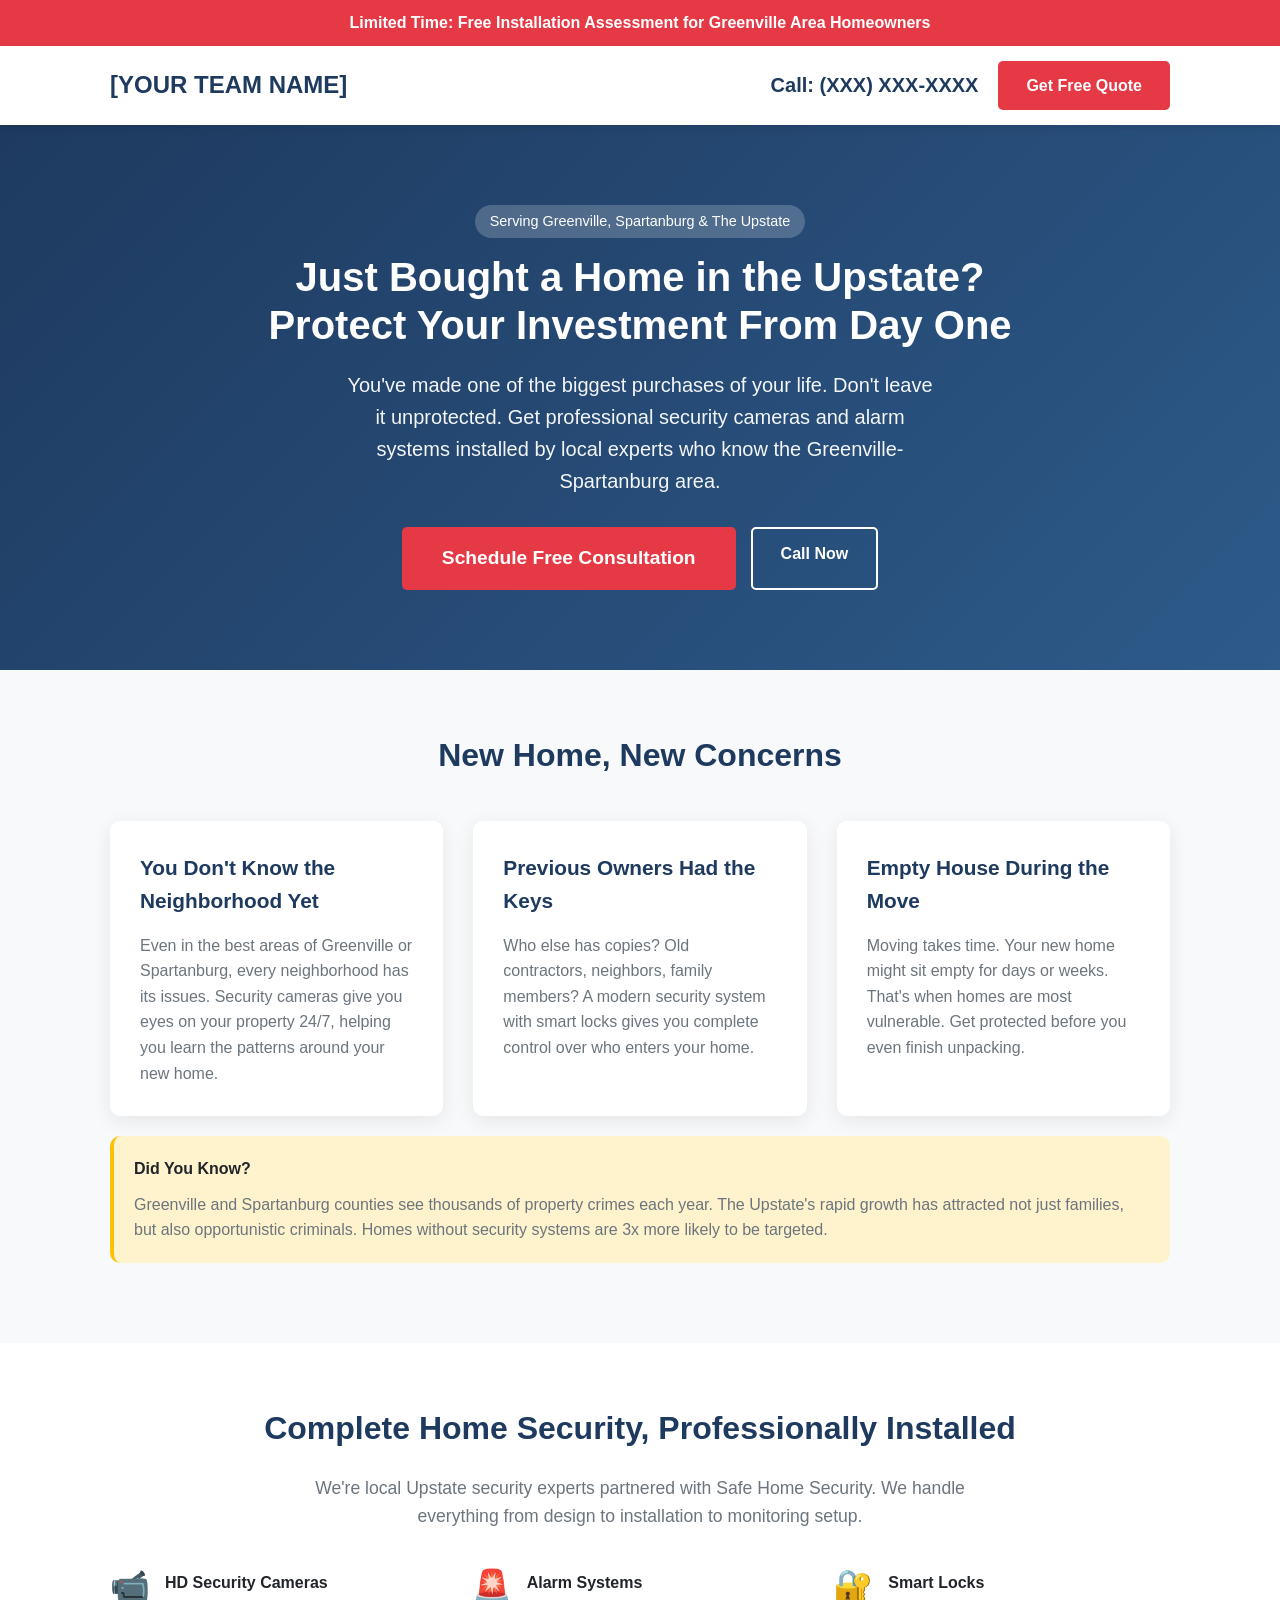
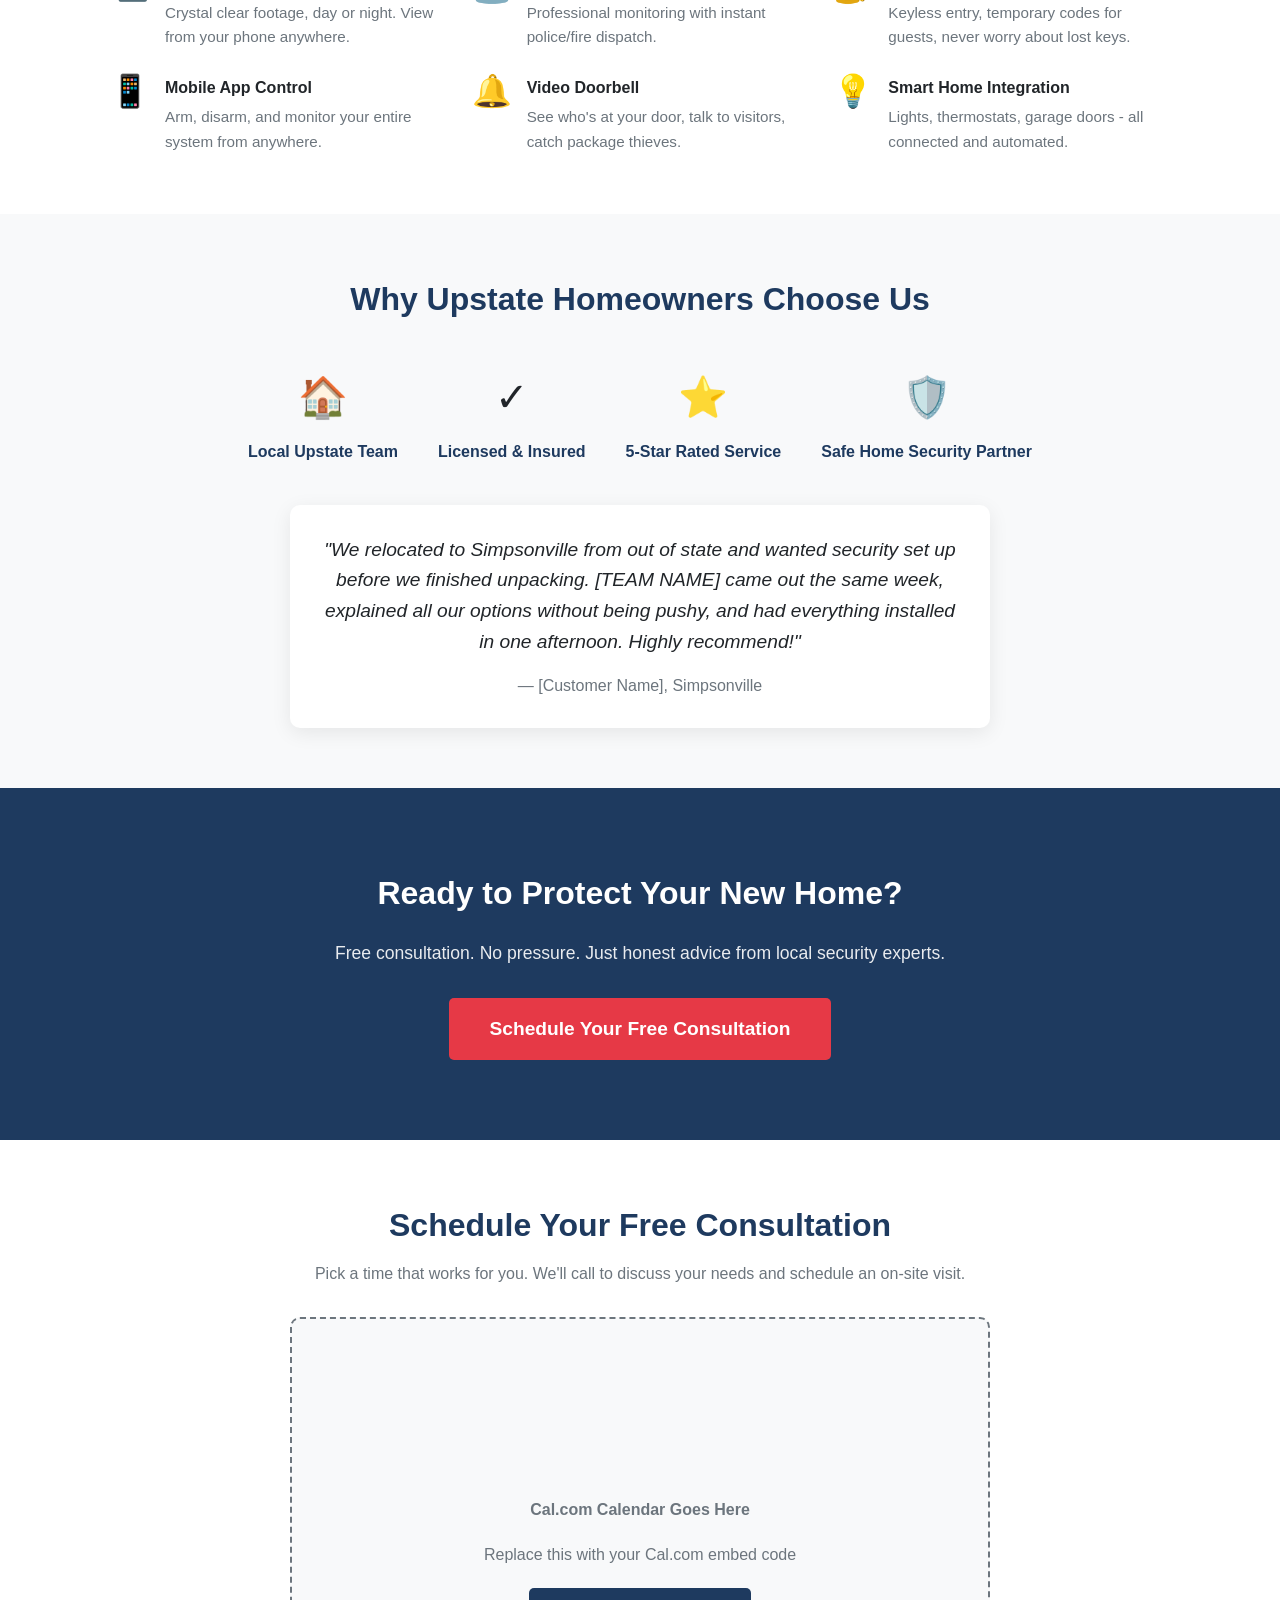
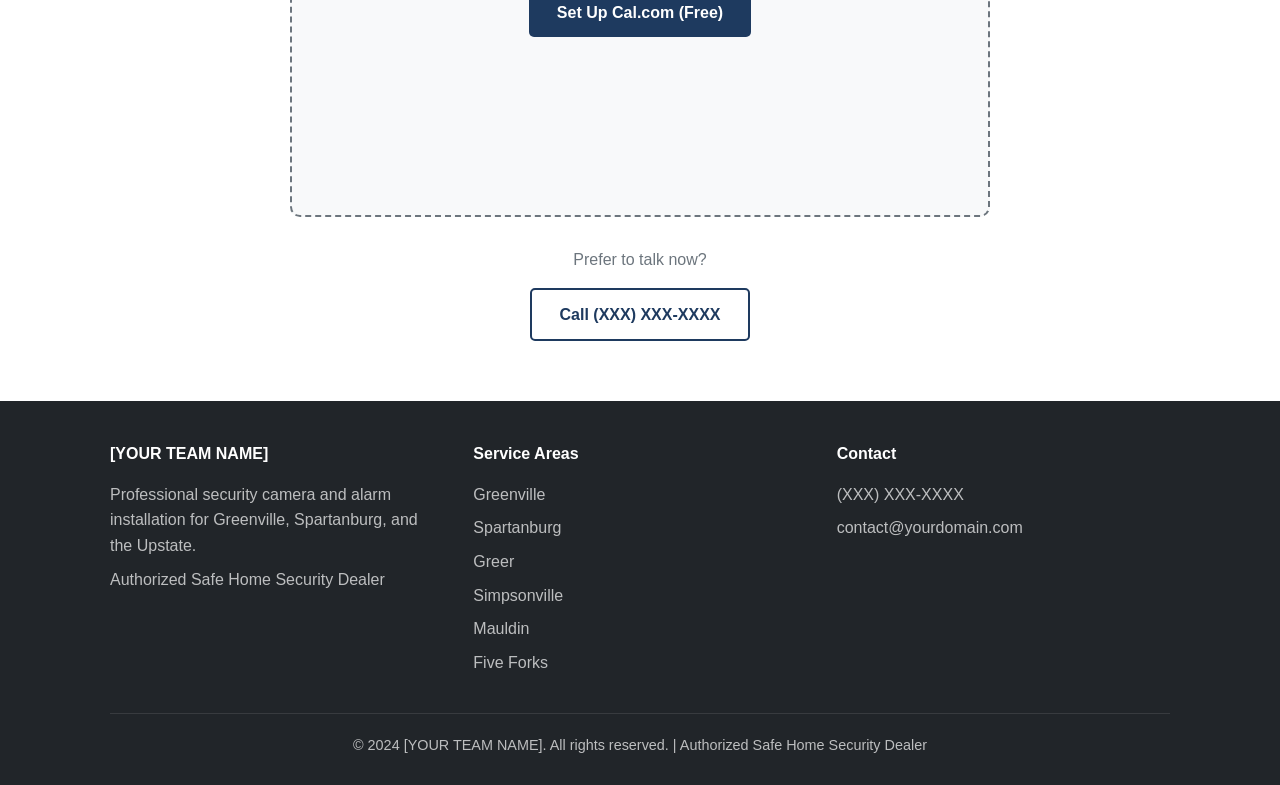
<file: site/greenville/new-homeowner.html>
<!DOCTYPE html>
<html lang="en">
<head>
  <meta charset="UTF-8">
  <meta name="viewport" content="width=device-width, initial-scale=1.0">
  <title>Security Cameras for Greenville Homeowners | Free Consultation</title>
  <meta name="description" content="Just bought a home in Greenville or Spartanburg? Protect your investment with professional security camera and alarm installation. Free consultation, local experts.">
  <link rel="stylesheet" href="../css/style.css">

  <!-- PLACEHOLDER: Add your Facebook Pixel here -->
  <!-- PLACEHOLDER: Add Google Analytics here -->
</head>
<body>

  <!-- Urgency Banner -->
  <div class="urgency-banner">
    Limited Time: Free Installation Assessment for Greenville Area Homeowners
  </div>

  <!-- Header -->
  <header class="header">
    <div class="container">
      <!-- PLACEHOLDER: Replace with your logo/business name -->
      <a href="#" class="logo">[YOUR TEAM NAME]</a>
      <div class="header-cta">
        <!-- PLACEHOLDER: Replace with your phone number -->
        <a href="tel:+1XXXXXXXXXX" class="phone-number">Call: (XXX) XXX-XXXX</a>
        <a href="#schedule" class="btn btn-primary">Get Free Quote</a>
      </div>
    </div>
  </header>

  <!-- Hero Section -->
  <section class="hero">
    <div class="container">
      <span class="location-tag">Serving Greenville, Spartanburg & The Upstate</span>
      <h1>Just Bought a Home in the Upstate?<br>Protect Your Investment From Day One</h1>
      <p>You've made one of the biggest purchases of your life. Don't leave it unprotected. Get professional security cameras and alarm systems installed by local experts who know the Greenville-Spartanburg area.</p>
      <div class="hero-cta">
        <a href="#schedule" class="btn btn-primary btn-large">Schedule Free Consultation</a>
        <a href="tel:+1XXXXXXXXXX" class="btn btn-outline" style="border-color: white; color: white;">Call Now</a>
      </div>
    </div>
  </section>

  <!-- Pain Points Section -->
  <section class="pain-points">
    <div class="container">
      <h2>New Home, New Concerns</h2>
      <div class="pain-grid">
        <div class="pain-card">
          <h3>You Don't Know the Neighborhood Yet</h3>
          <p>Even in the best areas of Greenville or Spartanburg, every neighborhood has its issues. Security cameras give you eyes on your property 24/7, helping you learn the patterns around your new home.</p>
        </div>
        <div class="pain-card">
          <h3>Previous Owners Had the Keys</h3>
          <p>Who else has copies? Old contractors, neighbors, family members? A modern security system with smart locks gives you complete control over who enters your home.</p>
        </div>
        <div class="pain-card">
          <h3>Empty House During the Move</h3>
          <p>Moving takes time. Your new home might sit empty for days or weeks. That's when homes are most vulnerable. Get protected before you even finish unpacking.</p>
        </div>
      </div>

      <!-- Local Crime Stats -->
      <div class="local-stats">
        <h4>Did You Know?</h4>
        <p>Greenville and Spartanburg counties see thousands of property crimes each year. The Upstate's rapid growth has attracted not just families, but also opportunistic criminals. Homes without security systems are 3x more likely to be targeted.</p>
      </div>
    </div>
  </section>

  <!-- Solution Section -->
  <section class="solution">
    <div class="container">
      <h2>Complete Home Security, Professionally Installed</h2>
      <p class="solution-intro">We're local Upstate security experts partnered with Safe Home Security. We handle everything from design to installation to monitoring setup.</p>

      <div class="features-grid">
        <div class="feature">
          <span class="feature-icon">📹</span>
          <div>
            <h4>HD Security Cameras</h4>
            <p>Crystal clear footage, day or night. View from your phone anywhere.</p>
          </div>
        </div>
        <div class="feature">
          <span class="feature-icon">🚨</span>
          <div>
            <h4>Alarm Systems</h4>
            <p>Professional monitoring with instant police/fire dispatch.</p>
          </div>
        </div>
        <div class="feature">
          <span class="feature-icon">🔐</span>
          <div>
            <h4>Smart Locks</h4>
            <p>Keyless entry, temporary codes for guests, never worry about lost keys.</p>
          </div>
        </div>
        <div class="feature">
          <span class="feature-icon">📱</span>
          <div>
            <h4>Mobile App Control</h4>
            <p>Arm, disarm, and monitor your entire system from anywhere.</p>
          </div>
        </div>
        <div class="feature">
          <span class="feature-icon">🔔</span>
          <div>
            <h4>Video Doorbell</h4>
            <p>See who's at your door, talk to visitors, catch package thieves.</p>
          </div>
        </div>
        <div class="feature">
          <span class="feature-icon">💡</span>
          <div>
            <h4>Smart Home Integration</h4>
            <p>Lights, thermostats, garage doors - all connected and automated.</p>
          </div>
        </div>
      </div>
    </div>
  </section>

  <!-- Trust Section -->
  <section class="trust">
    <div class="container">
      <h2>Why Upstate Homeowners Choose Us</h2>

      <div class="trust-badges">
        <div class="trust-badge">
          <div class="icon">🏠</div>
          <p>Local Upstate Team</p>
        </div>
        <div class="trust-badge">
          <div class="icon">✓</div>
          <p>Licensed & Insured</p>
        </div>
        <div class="trust-badge">
          <div class="icon">⭐</div>
          <p>5-Star Rated Service</p>
        </div>
        <div class="trust-badge">
          <div class="icon">🛡️</div>
          <p>Safe Home Security Partner</p>
        </div>
      </div>

      <!-- PLACEHOLDER: Add real testimonial -->
      <div class="testimonial">
        <blockquote>"We relocated to Simpsonville from out of state and wanted security set up before we finished unpacking. [TEAM NAME] came out the same week, explained all our options without being pushy, and had everything installed in one afternoon. Highly recommend!"</blockquote>
        <cite>— [Customer Name], Simpsonville</cite>
      </div>
    </div>
  </section>

  <!-- CTA Section -->
  <section class="cta-section">
    <div class="container">
      <h2>Ready to Protect Your New Home?</h2>
      <p>Free consultation. No pressure. Just honest advice from local security experts.</p>
      <a href="#schedule" class="btn btn-primary btn-large">Schedule Your Free Consultation</a>
    </div>
  </section>

  <!-- Calendar Section -->
  <section class="calendar-section" id="schedule">
    <div class="container">
      <h2>Schedule Your Free Consultation</h2>
      <p class="subtitle">Pick a time that works for you. We'll call to discuss your needs and schedule an on-site visit.</p>

      <div class="calendar-embed">
        <div class="calendar-placeholder">
          <!-- PLACEHOLDER: Replace this entire div with Cal.com embed code -->
          <!--
            To add Cal.com:
            1. Create account at cal.com
            2. Set up your availability
            3. Go to Event Types > Your Event > Embed
            4. Copy the embed code and paste here

            Example embed code:
            <iframe
              src="https://cal.com/YOUR-USERNAME/consultation"
              width="100%"
              height="600"
              frameborder="0">
            </iframe>
          -->
          <p><strong>Cal.com Calendar Goes Here</strong></p>
          <p>Replace this with your Cal.com embed code</p>
          <a href="https://cal.com" target="_blank" class="btn btn-secondary">Set Up Cal.com (Free)</a>
        </div>
      </div>

      <!-- Alternative Contact -->
      <div style="text-align: center; margin-top: 30px;">
        <p style="color: var(--gray); margin-bottom: 15px;">Prefer to talk now?</p>
        <!-- PLACEHOLDER: Replace with your phone number -->
        <a href="tel:+1XXXXXXXXXX" class="btn btn-outline">Call (XXX) XXX-XXXX</a>
      </div>
    </div>
  </section>

  <!-- Footer -->
  <footer class="footer">
    <div class="container">
      <div class="footer-content">
        <div>
          <!-- PLACEHOLDER: Replace with your business name -->
          <h4>[YOUR TEAM NAME]</h4>
          <p>Professional security camera and alarm installation for Greenville, Spartanburg, and the Upstate.</p>
          <p>Authorized Safe Home Security Dealer</p>
        </div>
        <div>
          <h4>Service Areas</h4>
          <p>Greenville</p>
          <p>Spartanburg</p>
          <p>Greer</p>
          <p>Simpsonville</p>
          <p>Mauldin</p>
          <p>Five Forks</p>
        </div>
        <div>
          <h4>Contact</h4>
          <!-- PLACEHOLDER: Replace with your info -->
          <a href="tel:+1XXXXXXXXXX">(XXX) XXX-XXXX</a>
          <a href="mailto:contact@yourdomain.com">contact@yourdomain.com</a>
        </div>
      </div>
      <div class="footer-bottom">
        <p>&copy; 2024 [YOUR TEAM NAME]. All rights reserved. | Authorized Safe Home Security Dealer</p>
      </div>
    </div>
  </footer>

</body>
</html>
</file>
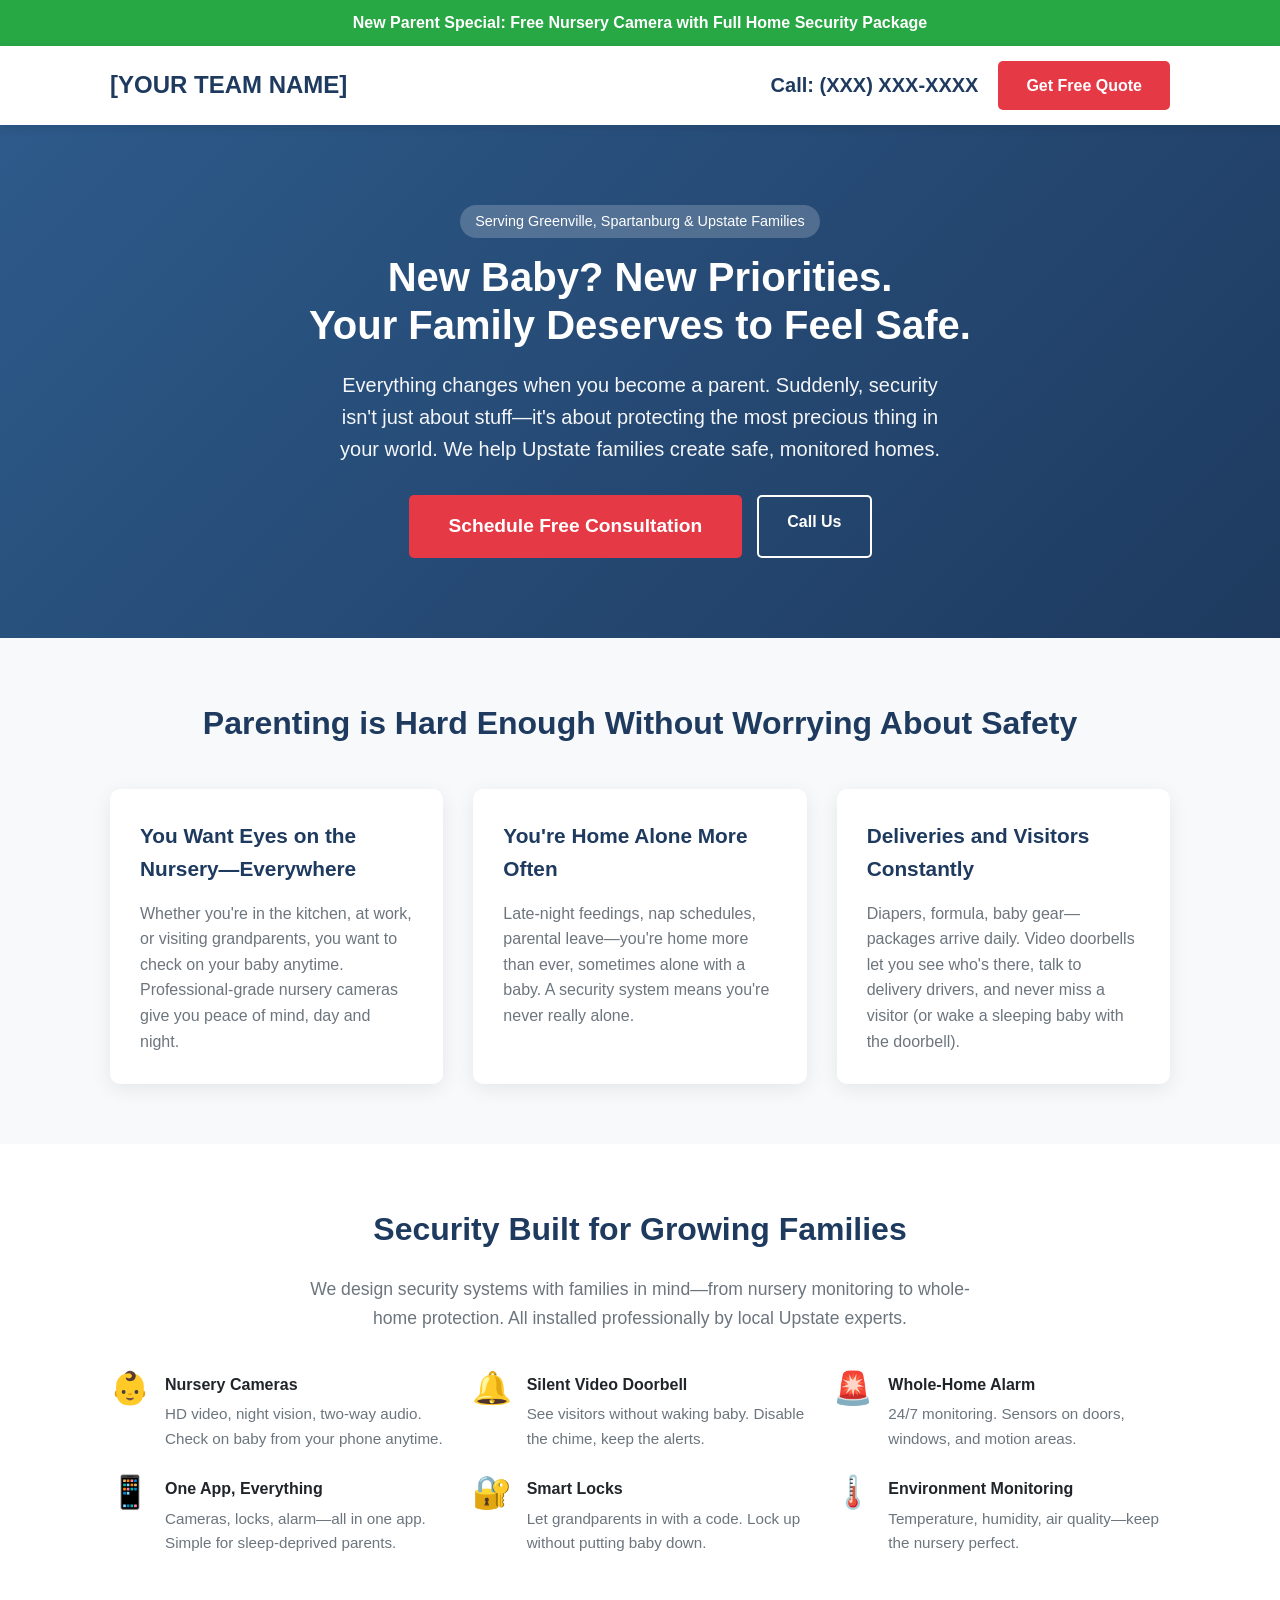
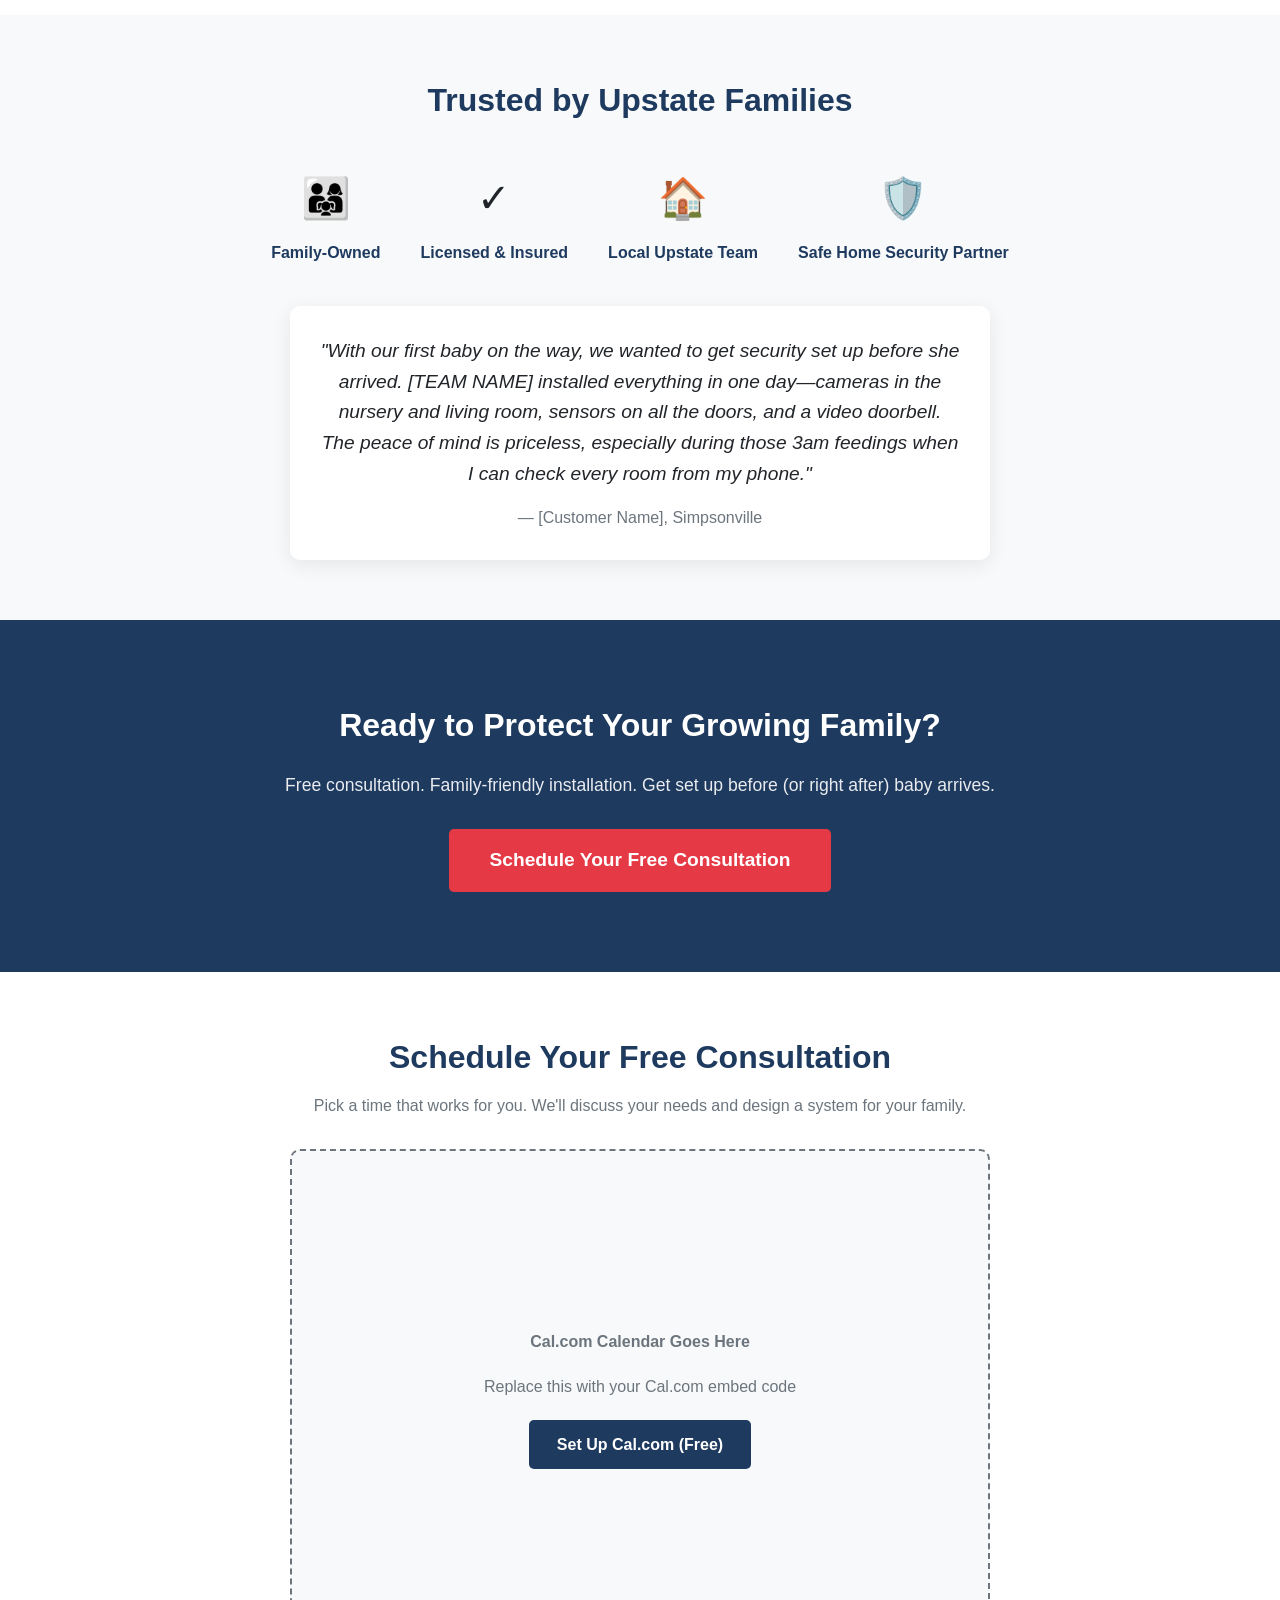
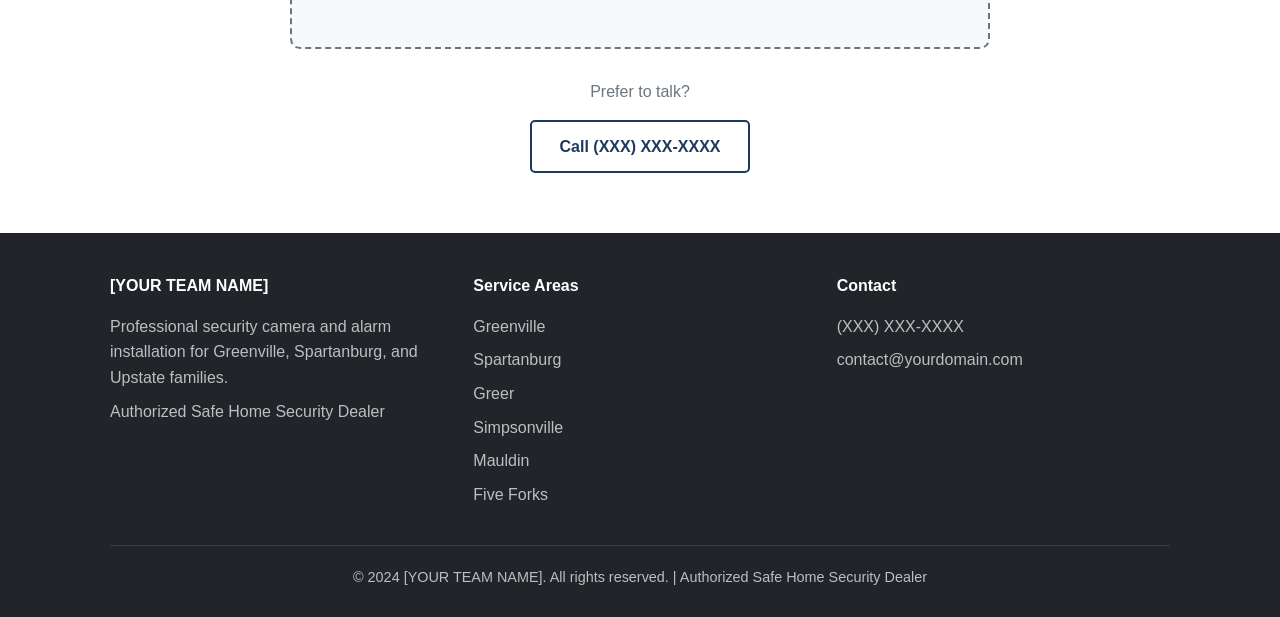
<file: site/greenville/new-parent.html>
<!DOCTYPE html>
<html lang="en">
<head>
  <meta charset="UTF-8">
  <meta name="viewport" content="width=device-width, initial-scale=1.0">
  <title>Home Security for New Parents in Greenville | Protect Your Growing Family</title>
  <meta name="description" content="New baby in Greenville or Spartanburg? Protect your growing family with professional security cameras, baby monitoring, and alarm systems. Free consultation.">
  <link rel="stylesheet" href="../css/style.css">

  <!-- PLACEHOLDER: Add your Facebook Pixel here -->
  <!-- PLACEHOLDER: Add Google Analytics here -->
  <style>
    .hero { background: linear-gradient(135deg, #2d5a8a 0%, #1e3a5f 100%); }
    .urgency-banner { background: #28a745; }
  </style>
</head>
<body>

  <!-- Urgency Banner -->
  <div class="urgency-banner">
    New Parent Special: Free Nursery Camera with Full Home Security Package
  </div>

  <!-- Header -->
  <header class="header">
    <div class="container">
      <!-- PLACEHOLDER: Replace with your logo/business name -->
      <a href="/greenville/" class="logo">[YOUR TEAM NAME]</a>
      <div class="header-cta">
        <!-- PLACEHOLDER: Replace with your phone number -->
        <a href="tel:+1XXXXXXXXXX" class="phone-number">Call: (XXX) XXX-XXXX</a>
        <a href="#schedule" class="btn btn-primary">Get Free Quote</a>
      </div>
    </div>
  </header>

  <!-- Hero Section -->
  <section class="hero">
    <div class="container">
      <span class="location-tag">Serving Greenville, Spartanburg & Upstate Families</span>
      <h1>New Baby? New Priorities.<br>Your Family Deserves to Feel Safe.</h1>
      <p>Everything changes when you become a parent. Suddenly, security isn't just about stuff—it's about protecting the most precious thing in your world. We help Upstate families create safe, monitored homes.</p>
      <div class="hero-cta">
        <a href="#schedule" class="btn btn-primary btn-large">Schedule Free Consultation</a>
        <a href="tel:+1XXXXXXXXXX" class="btn btn-outline" style="border-color: white; color: white;">Call Us</a>
      </div>
    </div>
  </section>

  <!-- Pain Points Section -->
  <section class="pain-points">
    <div class="container">
      <h2>Parenting is Hard Enough Without Worrying About Safety</h2>
      <div class="pain-grid">
        <div class="pain-card">
          <h3>You Want Eyes on the Nursery—Everywhere</h3>
          <p>Whether you're in the kitchen, at work, or visiting grandparents, you want to check on your baby anytime. Professional-grade nursery cameras give you peace of mind, day and night.</p>
        </div>
        <div class="pain-card">
          <h3>You're Home Alone More Often</h3>
          <p>Late-night feedings, nap schedules, parental leave—you're home more than ever, sometimes alone with a baby. A security system means you're never really alone.</p>
        </div>
        <div class="pain-card">
          <h3>Deliveries and Visitors Constantly</h3>
          <p>Diapers, formula, baby gear—packages arrive daily. Video doorbells let you see who's there, talk to delivery drivers, and never miss a visitor (or wake a sleeping baby with the doorbell).</p>
        </div>
      </div>
    </div>
  </section>

  <!-- Solution Section -->
  <section class="solution">
    <div class="container">
      <h2>Security Built for Growing Families</h2>
      <p class="solution-intro">We design security systems with families in mind—from nursery monitoring to whole-home protection. All installed professionally by local Upstate experts.</p>

      <div class="features-grid">
        <div class="feature">
          <span class="feature-icon">👶</span>
          <div>
            <h4>Nursery Cameras</h4>
            <p>HD video, night vision, two-way audio. Check on baby from your phone anytime.</p>
          </div>
        </div>
        <div class="feature">
          <span class="feature-icon">🔔</span>
          <div>
            <h4>Silent Video Doorbell</h4>
            <p>See visitors without waking baby. Disable the chime, keep the alerts.</p>
          </div>
        </div>
        <div class="feature">
          <span class="feature-icon">🚨</span>
          <div>
            <h4>Whole-Home Alarm</h4>
            <p>24/7 monitoring. Sensors on doors, windows, and motion areas.</p>
          </div>
        </div>
        <div class="feature">
          <span class="feature-icon">📱</span>
          <div>
            <h4>One App, Everything</h4>
            <p>Cameras, locks, alarm—all in one app. Simple for sleep-deprived parents.</p>
          </div>
        </div>
        <div class="feature">
          <span class="feature-icon">🔐</span>
          <div>
            <h4>Smart Locks</h4>
            <p>Let grandparents in with a code. Lock up without putting baby down.</p>
          </div>
        </div>
        <div class="feature">
          <span class="feature-icon">🌡️</span>
          <div>
            <h4>Environment Monitoring</h4>
            <p>Temperature, humidity, air quality—keep the nursery perfect.</p>
          </div>
        </div>
      </div>
    </div>
  </section>

  <!-- Trust Section -->
  <section class="trust">
    <div class="container">
      <h2>Trusted by Upstate Families</h2>

      <div class="trust-badges">
        <div class="trust-badge">
          <div class="icon">👨‍👩‍👧</div>
          <p>Family-Owned</p>
        </div>
        <div class="trust-badge">
          <div class="icon">✓</div>
          <p>Licensed & Insured</p>
        </div>
        <div class="trust-badge">
          <div class="icon">🏠</div>
          <p>Local Upstate Team</p>
        </div>
        <div class="trust-badge">
          <div class="icon">🛡️</div>
          <p>Safe Home Security Partner</p>
        </div>
      </div>

      <!-- PLACEHOLDER: Add real testimonial -->
      <div class="testimonial">
        <blockquote>"With our first baby on the way, we wanted to get security set up before she arrived. [TEAM NAME] installed everything in one day—cameras in the nursery and living room, sensors on all the doors, and a video doorbell. The peace of mind is priceless, especially during those 3am feedings when I can check every room from my phone."</blockquote>
        <cite>— [Customer Name], Simpsonville</cite>
      </div>
    </div>
  </section>

  <!-- CTA Section -->
  <section class="cta-section">
    <div class="container">
      <h2>Ready to Protect Your Growing Family?</h2>
      <p>Free consultation. Family-friendly installation. Get set up before (or right after) baby arrives.</p>
      <a href="#schedule" class="btn btn-primary btn-large">Schedule Your Free Consultation</a>
    </div>
  </section>

  <!-- Calendar Section -->
  <section class="calendar-section" id="schedule">
    <div class="container">
      <h2>Schedule Your Free Consultation</h2>
      <p class="subtitle">Pick a time that works for you. We'll discuss your needs and design a system for your family.</p>

      <div class="calendar-embed">
        <div class="calendar-placeholder">
          <!-- PLACEHOLDER: Replace this entire div with Cal.com embed code -->
          <p><strong>Cal.com Calendar Goes Here</strong></p>
          <p>Replace this with your Cal.com embed code</p>
          <a href="https://cal.com" target="_blank" class="btn btn-secondary">Set Up Cal.com (Free)</a>
        </div>
      </div>

      <!-- Alternative Contact -->
      <div style="text-align: center; margin-top: 30px;">
        <p style="color: var(--gray); margin-bottom: 15px;">Prefer to talk?</p>
        <!-- PLACEHOLDER: Replace with your phone number -->
        <a href="tel:+1XXXXXXXXXX" class="btn btn-outline">Call (XXX) XXX-XXXX</a>
      </div>
    </div>
  </section>

  <!-- Footer -->
  <footer class="footer">
    <div class="container">
      <div class="footer-content">
        <div>
          <!-- PLACEHOLDER: Replace with your business name -->
          <h4>[YOUR TEAM NAME]</h4>
          <p>Professional security camera and alarm installation for Greenville, Spartanburg, and Upstate families.</p>
          <p>Authorized Safe Home Security Dealer</p>
        </div>
        <div>
          <h4>Service Areas</h4>
          <p>Greenville</p>
          <p>Spartanburg</p>
          <p>Greer</p>
          <p>Simpsonville</p>
          <p>Mauldin</p>
          <p>Five Forks</p>
        </div>
        <div>
          <h4>Contact</h4>
          <!-- PLACEHOLDER: Replace with your info -->
          <a href="tel:+1XXXXXXXXXX">(XXX) XXX-XXXX</a>
          <a href="mailto:contact@yourdomain.com">contact@yourdomain.com</a>
        </div>
      </div>
      <div class="footer-bottom">
        <p>&copy; 2024 [YOUR TEAM NAME]. All rights reserved. | Authorized Safe Home Security Dealer</p>
      </div>
    </div>
  </footer>

</body>
</html>
</file>
<file: site/css/style.css>
/* Security Camera Lead Generation Site Styles */

:root {
  --primary: #1e3a5f;      /* Deep blue - trust, security */
  --accent: #e63946;       /* Red - urgency, action */
  --light: #f8f9fa;
  --dark: #212529;
  --gray: #6c757d;
  --white: #ffffff;
  --success: #28a745;
}

* {
  margin: 0;
  padding: 0;
  box-sizing: border-box;
}

body {
  font-family: -apple-system, BlinkMacSystemFont, 'Segoe UI', Roboto, Oxygen, Ubuntu, sans-serif;
  line-height: 1.6;
  color: var(--dark);
}

.container {
  max-width: 1100px;
  margin: 0 auto;
  padding: 0 20px;
}

/* Header */
.header {
  background: var(--white);
  padding: 15px 0;
  box-shadow: 0 2px 10px rgba(0,0,0,0.1);
  position: sticky;
  top: 0;
  z-index: 100;
}

.header .container {
  display: flex;
  justify-content: space-between;
  align-items: center;
  flex-wrap: wrap;
  gap: 10px;
}

.logo {
  font-size: 1.5rem;
  font-weight: 700;
  color: var(--primary);
  text-decoration: none;
}

.header-cta {
  display: flex;
  align-items: center;
  gap: 20px;
}

.phone-number {
  font-size: 1.25rem;
  font-weight: 700;
  color: var(--primary);
  text-decoration: none;
}

.phone-number:hover {
  color: var(--accent);
}

/* Buttons */
.btn {
  display: inline-block;
  padding: 12px 28px;
  font-size: 1rem;
  font-weight: 600;
  text-decoration: none;
  border-radius: 5px;
  cursor: pointer;
  transition: all 0.3s ease;
  border: none;
}

.btn-primary {
  background: var(--accent);
  color: var(--white);
}

.btn-primary:hover {
  background: #c1121f;
  transform: translateY(-2px);
  box-shadow: 0 4px 15px rgba(230, 57, 70, 0.4);
}

.btn-secondary {
  background: var(--primary);
  color: var(--white);
}

.btn-secondary:hover {
  background: #152a45;
}

.btn-outline {
  background: transparent;
  border: 2px solid var(--primary);
  color: var(--primary);
}

.btn-outline:hover {
  background: var(--primary);
  color: var(--white);
}

.btn-large {
  padding: 16px 40px;
  font-size: 1.2rem;
}

/* Hero Section */
.hero {
  background: linear-gradient(135deg, var(--primary) 0%, #2d5a8a 100%);
  color: var(--white);
  padding: 80px 0;
  text-align: center;
}

.hero h1 {
  font-size: 2.5rem;
  margin-bottom: 20px;
  line-height: 1.2;
}

.hero .location-tag {
  display: inline-block;
  background: rgba(255,255,255,0.2);
  padding: 5px 15px;
  border-radius: 20px;
  font-size: 0.9rem;
  margin-bottom: 15px;
}

.hero p {
  font-size: 1.25rem;
  margin-bottom: 30px;
  opacity: 0.95;
  max-width: 600px;
  margin-left: auto;
  margin-right: auto;
}

.hero-cta {
  display: flex;
  gap: 15px;
  justify-content: center;
  flex-wrap: wrap;
}

/* Pain Points Section */
.pain-points {
  padding: 60px 0;
  background: var(--light);
}

.pain-points h2 {
  text-align: center;
  font-size: 2rem;
  margin-bottom: 40px;
  color: var(--primary);
}

.pain-grid {
  display: grid;
  grid-template-columns: repeat(auto-fit, minmax(280px, 1fr));
  gap: 30px;
}

.pain-card {
  background: var(--white);
  padding: 30px;
  border-radius: 10px;
  box-shadow: 0 5px 20px rgba(0,0,0,0.08);
}

.pain-card h3 {
  color: var(--primary);
  margin-bottom: 15px;
  font-size: 1.3rem;
}

.pain-card p {
  color: var(--gray);
}

/* Solution Section */
.solution {
  padding: 60px 0;
}

.solution h2 {
  text-align: center;
  font-size: 2rem;
  margin-bottom: 20px;
  color: var(--primary);
}

.solution-intro {
  text-align: center;
  max-width: 700px;
  margin: 0 auto 40px;
  font-size: 1.1rem;
  color: var(--gray);
}

.features-grid {
  display: grid;
  grid-template-columns: repeat(auto-fit, minmax(250px, 1fr));
  gap: 25px;
}

.feature {
  display: flex;
  align-items: flex-start;
  gap: 15px;
}

.feature-icon {
  font-size: 2rem;
  line-height: 1;
}

.feature h4 {
  margin-bottom: 5px;
  color: var(--dark);
}

.feature p {
  color: var(--gray);
  font-size: 0.95rem;
}

/* Trust Section */
.trust {
  padding: 60px 0;
  background: var(--light);
}

.trust h2 {
  text-align: center;
  font-size: 2rem;
  margin-bottom: 40px;
  color: var(--primary);
}

.trust-badges {
  display: flex;
  justify-content: center;
  gap: 40px;
  flex-wrap: wrap;
  margin-bottom: 40px;
}

.trust-badge {
  text-align: center;
}

.trust-badge .icon {
  font-size: 2.5rem;
  margin-bottom: 10px;
}

.trust-badge p {
  font-weight: 600;
  color: var(--primary);
}

.testimonial {
  background: var(--white);
  padding: 30px;
  border-radius: 10px;
  max-width: 700px;
  margin: 0 auto;
  text-align: center;
  box-shadow: 0 5px 20px rgba(0,0,0,0.08);
}

.testimonial blockquote {
  font-size: 1.2rem;
  font-style: italic;
  margin-bottom: 15px;
  color: var(--dark);
}

.testimonial cite {
  color: var(--gray);
  font-style: normal;
}

/* CTA Section */
.cta-section {
  padding: 80px 0;
  background: var(--primary);
  color: var(--white);
  text-align: center;
}

.cta-section h2 {
  font-size: 2rem;
  margin-bottom: 20px;
}

.cta-section p {
  font-size: 1.1rem;
  margin-bottom: 30px;
  opacity: 0.9;
}

/* Calendar Embed */
.calendar-section {
  padding: 60px 0;
  background: var(--white);
}

.calendar-section h2 {
  text-align: center;
  font-size: 2rem;
  margin-bottom: 10px;
  color: var(--primary);
}

.calendar-section .subtitle {
  text-align: center;
  color: var(--gray);
  margin-bottom: 30px;
}

.calendar-embed {
  max-width: 700px;
  margin: 0 auto;
  min-height: 500px;
  border: 2px dashed var(--gray);
  border-radius: 10px;
  display: flex;
  align-items: center;
  justify-content: center;
  background: var(--light);
}

.calendar-placeholder {
  text-align: center;
  padding: 40px;
}

.calendar-placeholder p {
  color: var(--gray);
  margin-bottom: 20px;
}

/* Footer */
.footer {
  background: var(--dark);
  color: var(--white);
  padding: 40px 0 20px;
}

.footer-content {
  display: grid;
  grid-template-columns: repeat(auto-fit, minmax(200px, 1fr));
  gap: 30px;
  margin-bottom: 30px;
}

.footer h4 {
  margin-bottom: 15px;
  color: var(--white);
}

.footer p, .footer a {
  color: rgba(255,255,255,0.7);
  text-decoration: none;
  display: block;
  margin-bottom: 8px;
}

.footer a:hover {
  color: var(--white);
}

.footer-bottom {
  text-align: center;
  padding-top: 20px;
  border-top: 1px solid rgba(255,255,255,0.1);
  color: rgba(255,255,255,0.5);
  font-size: 0.9rem;
}

/* Responsive */
@media (max-width: 768px) {
  .hero h1 {
    font-size: 1.8rem;
  }

  .hero p {
    font-size: 1rem;
  }

  .header .container {
    justify-content: center;
    text-align: center;
  }

  .header-cta {
    flex-direction: column;
    gap: 10px;
  }

  .btn-large {
    padding: 14px 30px;
    font-size: 1rem;
  }

  .pain-points h2,
  .solution h2,
  .trust h2,
  .cta-section h2,
  .calendar-section h2 {
    font-size: 1.6rem;
  }
}

/* Urgency Banner */
.urgency-banner {
  background: var(--accent);
  color: var(--white);
  text-align: center;
  padding: 10px;
  font-weight: 600;
}

/* Local Stats */
.local-stats {
  background: #fff3cd;
  padding: 20px;
  border-radius: 10px;
  margin: 20px 0;
  border-left: 4px solid #ffc107;
}

.local-stats h4 {
  color: var(--dark);
  margin-bottom: 10px;
}

.local-stats p {
  margin: 0;
  color: var(--gray);
}
</file>
